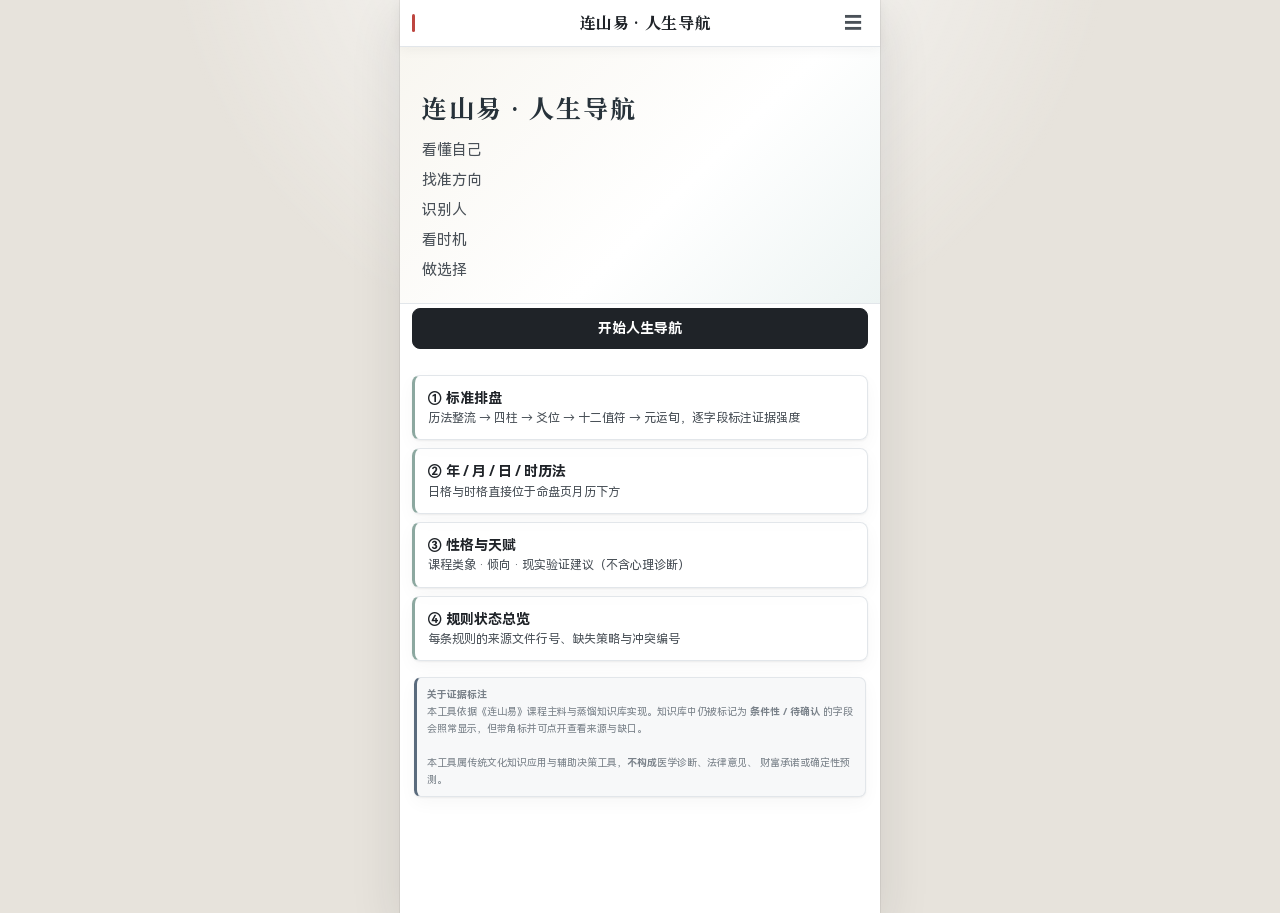
<file: index.html>
﻿<!DOCTYPE html>
<html lang="zh-CN">
<head>
<meta charset="UTF-8">
<meta name="viewport" content="width=device-width, initial-scale=1.0, viewport-fit=cover">
<meta name="color-scheme" content="light">
<link rel="icon" href="assets/favicon.svg" type="image/svg+xml">
<title>连山易 · 人生导航</title>
<link rel="stylesheet" href="assets/css/fonts.css">
<link rel="stylesheet" href="assets/css/base.css">
<link rel="stylesheet" href="assets/css/components.css">
</head>
<body>
<div class="shell">

  <div class="topbar">
    <span style="width:30px"></span>
    <h1>连山易 · 人生导航</h1>
    <button class="act" id="btnArchives" aria-label="档案" title="档案">☰</button>
  </div>

  <div class="content">
    <div class="hero">
      <div class="brand bazi">连山易 · 人生导航</div>
      <div class="sub">
        <span>看懂自己</span>
        <span>找准方向</span>
        <span>识别人</span>
        <span>看时机</span>
        <span>做选择</span>
      </div>
    </div>

    <div class="actions" style="padding-top:4px">
      <a class="btn btn-primary" href="profile.html">开始人生导航</a>
    </div>

    <ul class="feature-list">
      <li><b>① 标准排盘</b>历法整流 → 四柱 → 爻位 → 十二值符 → 元运旬，逐字段标注证据强度</li>
      <li><b>② 年 / 月 / 日 / 时历法</b>日格与时格直接位于命盘页月历下方</li>
      <li><b>③ 性格与天赋</b>课程类象 · 倾向 · 现实验证建议（不含心理诊断）</li>
      <li><b>④ 规则状态总览</b>每条规则的来源文件行号、缺失策略与冲突编号</li>
    </ul>

    <div class="safety" style="margin-bottom:20px">
      <b>关于证据标注</b><br>
      本工具依据《连山易》课程主料与蒸馏知识库实现。知识库中仍被标记为
      <b>条件性 / 待确认</b> 的字段会照常显示，但带角标并可点开查看来源与缺口。
      <br><br>
      本工具属传统文化知识应用与辅助决策工具，<b>不构成</b>医学诊断、法律意见、
      财富承诺或确定性预测。
    </div>
  </div>
</div>

<script src="assets/js/ui/store.js"></script>
<script>
(function () {
  document.getElementById('btnArchives').addEventListener('click', function () {
    location.href = 'archives.html';
  });
})();
</script>
</body>
</html>
</file>
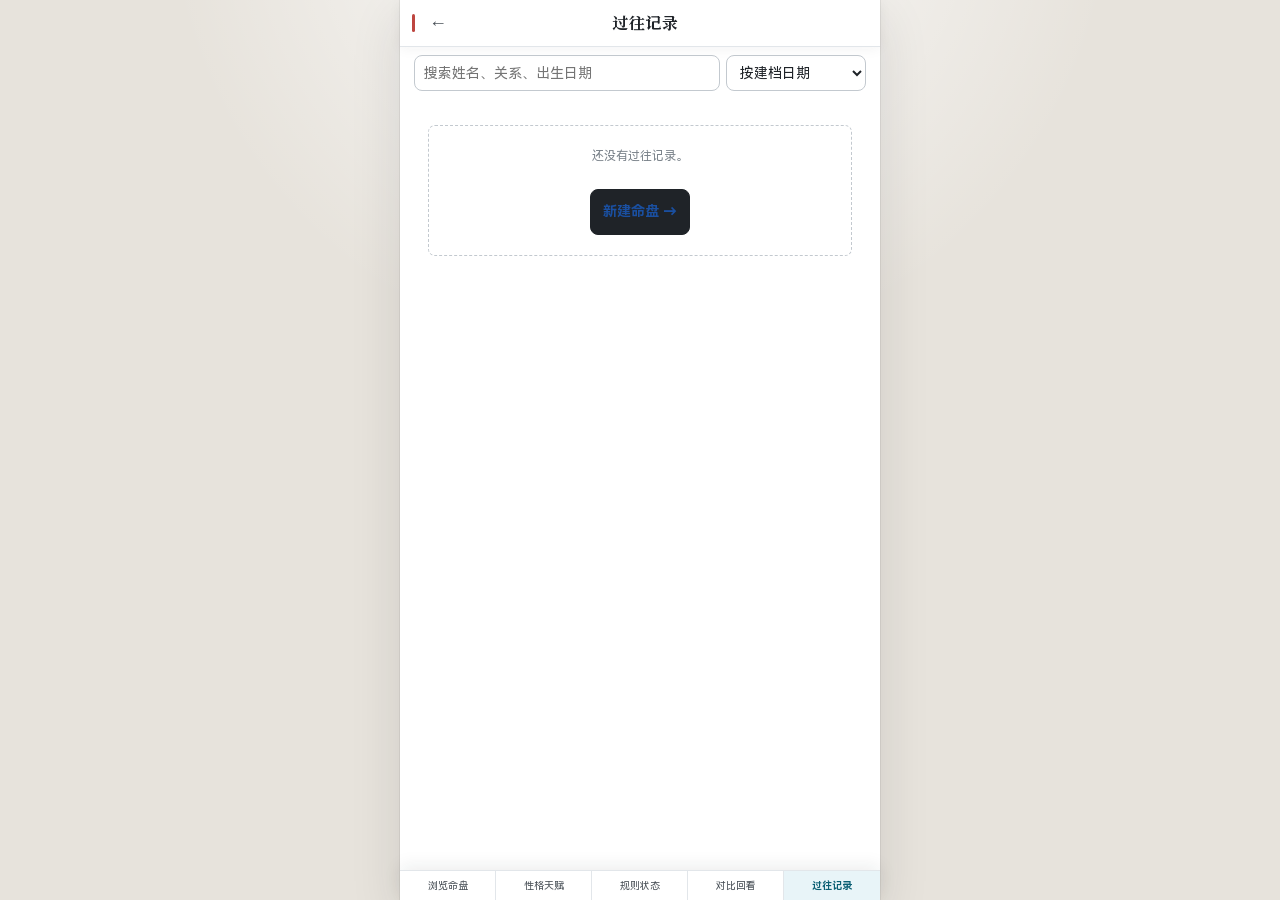
<file: archives.html>
<!DOCTYPE html>
<html lang="zh-CN">
<head>
<meta charset="UTF-8">
<meta name="viewport" content="width=device-width, initial-scale=1.0, viewport-fit=cover">
<meta name="color-scheme" content="light">
<link rel="icon" href="assets/favicon.svg" type="image/svg+xml">
<title>连山易工具 · 过往记录</title>
<link rel="stylesheet" href="assets/css/fonts.css">
<link rel="stylesheet" href="assets/css/base.css">
<link rel="stylesheet" href="assets/css/components.css">
<style>
  .archive-tools { display:grid; grid-template-columns:1fr 140px; gap:6px; padding:8px 14px 2px; }
  .archive-tools input, .archive-tools select { width:100%; border:1px solid var(--line); border-radius:8px; padding:7px 9px; background:var(--surface); color:var(--ink); font:inherit; }
  .archive-list { display:grid; gap:6px; padding:8px 14px 18px; }
  .archive-card { border:1px solid var(--line); border-radius:8px; background:var(--surface); padding:7px 9px; }
  .archive-card.current { border-color:#c48a1a; box-shadow:inset 3px 0 0 #c48a1a; }
  .archive-card.rel-self { background:rgba(255, 218, 120, .18); }
  .archive-card.rel-family { background:rgba(241, 157, 173, .14); }
  .archive-card.rel-friend { background:rgba(177, 157, 224, .14); }
  .archive-card.rel-classmate { background:rgba(126, 190, 199, .14); }
  .archive-card.rel-work { background:rgba(139, 198, 157, .14); }
  .archive-card.rel-lead { background:rgba(239, 184, 116, .15); }
  .archive-card.rel-other { background:rgba(168, 178, 187, .10); }
  .archive-head { display:flex; align-items:baseline; justify-content:flex-start; flex-wrap:wrap; gap:3px 8px; }
  .archive-name { font-size:var(--fs-base); color:var(--ink); font-weight:700; }
  .archive-inline-meta { color:var(--ink-2); font-size:var(--fs-small); }
  .archive-relation { color:var(--jade); font-size:var(--fs-tiny); }
  .archive-meta { margin-top:3px; color:var(--ink-2); font-size:var(--fs-small); line-height:1.35; }
  .archive-meta .muted { color:var(--ink-3); }
  .archive-actions { margin-top:5px; display:flex; gap:6px; }
  .archive-open, .archive-edit, .archive-delete, .archive-save, .archive-cancel { padding:3px 8px; border:1px solid var(--line); border-radius:6px; background:var(--paper); color:var(--jade); font:inherit; cursor:pointer; }
  .archive-delete { color:#b33a36; }
  .archive-edit-row { display:flex; gap:5px; margin-top:5px; }
  .archive-edit-row input, .archive-edit-row select { min-width:0; flex:1; border:1px solid var(--line); border-radius:6px; padding:4px 6px; background:var(--paper); color:var(--ink); font:inherit; }
  .archive-save { color:#23734e; }
  .archive-open:hover, .archive-open:focus-visible { border-color:#7aa9c9; outline:none; }
</style>
</head>
<body>
<div class="shell">
  <div class="topbar">
    <button class="act" id="btnBack" aria-label="返回首页">←</button>
    <h1>过往记录</h1>
    <span style="width:30px"></span>
  </div>
  <main class="content">
    <div class="archive-tools">
      <input id="archiveSearch" type="search" placeholder="搜索姓名、关系、出生日期" aria-label="搜索历史档案">
      <select id="archiveSort" aria-label="历史档案排序">
        <option value="saved">按建档日期</option>
        <option value="relationship">按关系亲疏</option>
        <option value="name">按姓名</option>
      </select>
    </div>
    <div class="archive-list" id="archiveList"></div>
  </main>
  <nav class="tabbar" id="tabbar" data-nav="archives"></nav>
</div>
<script src="assets/js/ui/store.js"></script>
<script src="assets/js/ui/nav.js"></script>
<script>
(function () {
  'use strict';
  var LSY = window.LSY;
  LSY.nav.auto();
  document.getElementById('btnBack').addEventListener('click', function () { location.href = 'index.html'; });
  var esc = function (s) { return String(s == null ? '' : s).replace(/[&<>"']/g, function (c) {
    return ({ '&':'&amp;', '<':'&lt;', '>':'&gt;', '"':'&quot;', "'":'&#39;' })[c];
  }); };
  var pad = function (n) { return Number(n) < 10 ? '0' + Number(n) : String(n); };
  var records = [];
  var editingId = null;
  var relationOrder = ['本人', '配偶 / 伴侣', '子女', '父母', '兄弟姐妹', '家人', '家族', '亲戚', '亲密好友', '好友', '小学同学', '中学同学', '大学同学', '同学', '同事', '上级 / 领导', '下属', '客户', '合作伙伴', '其他'];
  function relationClass(label) {
    label = String(label || '');
    if (label === '本人') return 'rel-self';
    if (/家人|家族|父母|子女|兄弟|配偶|伴侣|亲戚/.test(label)) return 'rel-family';
    if (/好友/.test(label)) return 'rel-friend';
    if (/同学/.test(label)) return 'rel-classmate';
    if (/同事|客户|合作伙伴/.test(label)) return 'rel-work';
    if (/领导|上级|下属/.test(label)) return 'rel-lead';
    return 'rel-other';
  }
  function render(records) {
    if (records) window.records = records;
    var all = window.records || LSY.store.list();
    var query = document.getElementById('archiveSearch').value.trim().toLowerCase();
    var sort = document.getElementById('archiveSort').value;
    var list = all.filter(function (x) {
      if (!query) return true;
      var r = x.rawInput || {}, b = r.birthDate || {};
      return [x.name, r.relationship, b.year || r.year, b.month || r.month, b.day || r.day].join(' ').toLowerCase().indexOf(query) >= 0;
    }).slice().sort(function (a, b) {
      if (sort === 'relationship') return (relationOrder.indexOf((a.rawInput || {}).relationship) + 1 || 999) - (relationOrder.indexOf((b.rawInput || {}).relationship) + 1 || 999);
      if (sort === 'name') return String(a.name || '').localeCompare(String(b.name || ''), 'zh-CN');
      return String(b.savedAt).localeCompare(String(a.savedAt));
    });
    var current = LSY.store.currentId();
    var mount = document.getElementById('archiveList');
    if (!list.length) {
      mount.innerHTML = '<div class="empty">还没有过往记录。<br><br><a class="btn btn-primary" href="profile.html">新建命盘 →</a></div>';
      return;
    }
    mount.innerHTML = list.map(function (x) {
      var r = x.rawInput || {}, b = r.birthDate || {};
      var date = (b.year || r.year || '—') + '年' + (b.month || r.month || '—') + '月' + (b.day || r.day || '—') + '日';
      var relation = r.relationship || '未标记关系';
      var editOptions = relationOrder.map(function (label) {
        return '<option value="' + esc(label) + '"' + (label === relation ? ' selected' : '') + '>' + esc(label) + '</option>';
      }).join('');
      var edit = editingId === x.id
        ? '<div class="archive-edit-row"><input data-edit-name="' + esc(x.id) + '" value="' + esc(x.name || '未命名') + '" aria-label="修改姓名">'
          + '<select data-edit-relation="' + esc(x.id) + '" aria-label="修改关系标签">' + editOptions + '</select></div>'
          + '<div class="archive-actions"><button class="archive-save" data-save-id="' + esc(x.id) + '">保存</button><button class="archive-cancel" data-cancel-id="' + esc(x.id) + '">取消</button></div>'
        : '<div class="archive-actions"><button class="archive-open" data-id="' + esc(x.id) + '">打开命盘</button><button class="archive-edit" data-edit-id="' + esc(x.id) + '">编辑</button>'
          + '<button class="archive-delete" data-delete-id="' + esc(x.id) + '">删除</button>'
          + (x.id === current ? ' <span class="archive-relation">当前</span>' : '') + '</div>';
      return '<article class="archive-card ' + relationClass(relation) + (x.id === current ? ' current' : '') + '">'
        + '<div class="archive-head"><span class="archive-name">' + esc(x.name || '未命名') + '</span>'
        + '<span class="archive-inline-meta">' + esc(date) + ' · ' + esc(r.calendarType === 'lunar' ? '农历' : '公历') + ' · 建档于 ' + esc(new Date(x.savedAt).toLocaleDateString()) + '</span>'
        + '<span class="archive-relation">' + esc(relation) + '</span></div>' + edit + '</article>';
    }).join('');
  }
  document.getElementById('archiveList').addEventListener('click', function (e) {
    var edit = e.target.closest('button[data-edit-id]');
    if (edit) { editingId = edit.getAttribute('data-edit-id'); render(); return; }
    var cancel = e.target.closest('button[data-cancel-id]');
    if (cancel) { editingId = null; render(); return; }
    var save = e.target.closest('button[data-save-id]');
    if (save) {
      var id = save.getAttribute('data-save-id');
      var nameEl = document.querySelector('[data-edit-name="' + id + '"]');
      var relationEl = document.querySelector('[data-edit-relation="' + id + '"]');
      LSY.store.update(id, { name: nameEl ? nameEl.value : '', relationship: relationEl ? relationEl.value : '' });
      window.records = LSY.store.list(); editingId = null; render(); return;
    }
    var del = e.target.closest('button[data-delete-id]');
    if (del) {
      if (confirm('确定删除这条历史档案吗？删除后无法恢复。')) {
        LSY.store.remove(del.getAttribute('data-delete-id'));
        window.records = LSY.store.list();
        render();
      }
      return;
    }
    var b = e.target.closest('button[data-id]');
    if (!b) return;
    var record = LSY.store.list().filter(function (x) { return x.id === b.getAttribute('data-id'); })[0];
    if (record && LSY.store.setCurrentRecord) LSY.store.setCurrentRecord(record);
    else LSY.store.setCurrent(b.getAttribute('data-id'));
    location.href = 'chart.html';
  });
  document.getElementById('archiveSearch').addEventListener('input', function () { render(); });
  document.getElementById('archiveSort').addEventListener('change', function () { render(); });
  LSY.store.hydrate(render);
})();
</script>
</body>
</html>
</file>
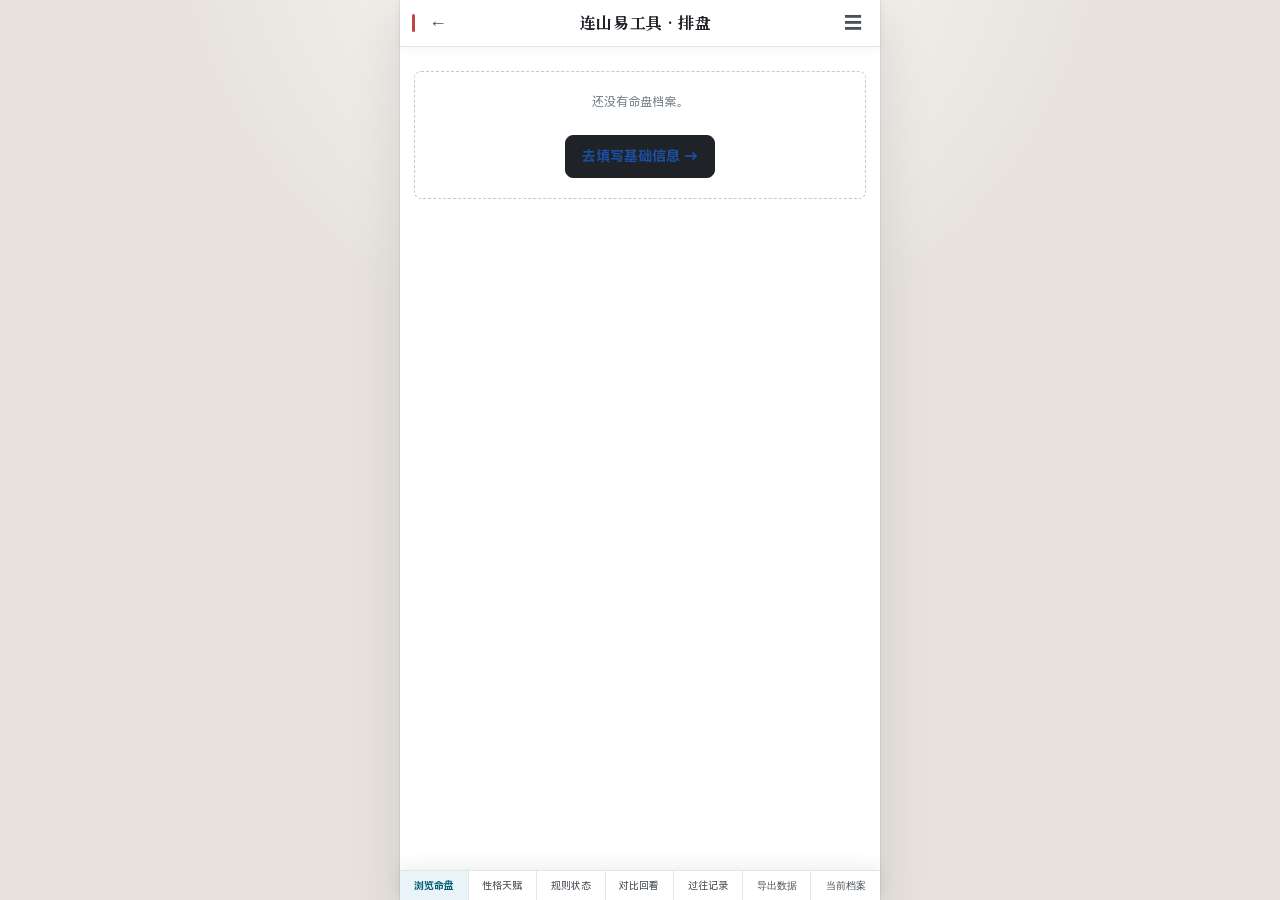
<file: chart.html>
<!DOCTYPE html>
<html lang="zh-CN">
<head>
<meta charset="UTF-8">
<meta name="viewport" content="width=device-width, initial-scale=1.0, viewport-fit=cover">
<meta name="color-scheme" content="light">
<link rel="icon" href="assets/favicon.svg" type="image/svg+xml">
<title>连山易工具 · 排盘</title>
<link rel="stylesheet" href="assets/css/fonts.css">
<link rel="stylesheet" href="assets/css/base.css">
<link rel="stylesheet" href="assets/css/components.css">
<style>
  .profile-context { margin:0 14px 6px; padding:7px 10px; border-left:3px solid #c48a1a; border-bottom:1px solid var(--line-soft); color:var(--ink); font-size:var(--fs-small); line-height:1.3; }
  .profile-context .context-label { color:var(--ink-3); margin-right:6px; }
  .profile-context .context-name { font-weight:700; }
  .profile-context .context-relation { margin-left:7px; color:var(--jade); font-size:var(--fs-tiny); }
</style>
</head>
<body>
<div class="shell">

  <div class="topbar">
    <button class="act" id="btnBack" aria-label="返回首页">←</button>
    <h1>连山易工具 · 排盘</h1>
    <button class="act" id="btnMode" aria-label="标注模式" title="切换标注模式">☰</button>
  </div>

  <div class="content">
    <div class="profile-context" id="profileContext" hidden></div>
    <div id="mount"></div>
  </div>

  <nav class="tabbar" id="tabbar" data-nav="chart"></nav>
</div>

<!-- ============ 依赖顺序：历法库 → 引擎 → UI ============ -->
<script src="assets/vendor/lunar.js"></script>
<script src="data/external/hexagram-64.js"></script>
<script src="data/external/bajing.js"></script>
<script src="data/external/zhouyi-text.js"></script>
<script src="data/calendar-markers.js"></script>
<script src="data/dst-ranges.js"></script>
<script src="assets/js/engine/dict-core.js"></script>
<script src="assets/js/engine/core.js"></script>
<script src="data/city-longitude.js"></script>
<script src="assets/js/engine/truesolar.js"></script>
<script src="assets/js/engine/calendar.js"></script>
<script src="assets/js/engine/formations.js"></script>
<script src="assets/js/engine/bajing-shiying.js"></script>
<script src="assets/js/engine/gua-najia.js"></script>
<script src="assets/js/engine/gua-engine.js"></script>
<script src="assets/js/engine/sanyuan-jiuyun.js"></script>
<script src="assets/js/engine/chart-engine.js"></script>
<script src="assets/js/ui/provenance.js"></script>
<script src="assets/js/ui/store.js"></script>
<script src="assets/js/ui/nav.js"></script>
<script src="assets/js/ui/render-calendar.js"></script>
<script src="assets/js/ui/render-chart.js"></script>
<script src="assets/js/ui/row-select.js"></script>

<script>
(function () {
  'use strict';
  var LSY = window.LSY;
  if (LSY && LSY.nav) {
    LSY.nav.auto({
      chart: [
        { label: '导出数据', act: 'export' },
        { label: '当前档案', act: 'cur' }
      ]
    });
  }
  LSY.pv.bindGlobal();
  LSY.pv.registerAll(LSY.data.core.meta);
  LSY.pv.setMode(localStorage.getItem('lsy.pvMode') || 'full');

  document.getElementById('btnMode').addEventListener('click', function () {
    var next = LSY.pv.getMode() === 'full' ? 'compact' : 'full';
    LSY.pv.setMode(next);
    localStorage.setItem('lsy.pvMode', next);
    this.title = next === 'full' ? '当前：完整标注' : '当前：精简标注';
  });
  document.getElementById('btnBack').addEventListener('click', function () { location.href = 'index.html'; });

  // ---------------------------------------------------------- 页面守卫
  var cur = LSY.store.guard({ analysisOnly: false });
  var mount = document.getElementById('mount');
  var context = document.getElementById('profileContext');

  function escText(value) { return LSY.pv.esc(String(value == null ? '' : value)); }

  if (!cur || !cur.chartData) {
    mount.innerHTML = '<div class="empty">还没有命盘档案。<br><br>'
      + '<a class="btn btn-primary" href="profile.html" style="display:inline-block;padding:8px 16px">去填写基础信息 →</a></div>';
    bar.innerHTML = '<span class="tag">未选择档案</span>';
    return;
  }

  var raw = cur.rawInput || {};
  var identity = cur.name || raw.name || '未命名档案';
  context.innerHTML = '<span class="context-label">当前档案</span><span class="context-name">'
    + escText(identity) + '</span>'
    + (raw.relationship ? '<span class="context-relation">' + escText(raw.relationship) + '</span>' : '');
  context.hidden = false;

  // ------------------------------------------------- 用当前引擎重算（不落旧快照）
  //   ⚠ 2026-09-12 修正：原实现只重算 boundary，却把**建档当时的 chartData 快照**
  //     拿去渲染 → 引擎修正（⑩ 卦象、真太阳时、八宫装卦、三元九运窗口…）对旧档案无效，
  //     表现为「⑩ 一直空着」。现改为整体重算并回灌档案（见 store.rebuild 注释）。
  var out = LSY.store.rebuild(cur) || {
    status: cur.status,
    boundary: (LSY.engine.chart.build(cur.rawInput || {}) || {}).boundary,
    chartData: cur.chartData
  };

  LSY.renderChart.render(mount, out);

  // ---------------------------------------------------------- 底部导航
  document.getElementById('tabbar').addEventListener('click', function (e) {
    var b = e.target.closest('button[data-act]');
    if (!b) return;
    var act = b.getAttribute('data-act');
    if (act === 'compare') {
      if (LSY.store.count() < 2) { alert('当前只有 1 个档案，无法对比。请到「基础信息」再建一个。'); return; }
      location.href = 'compare.html';
      return;
    }
    if (act === 'prev' || act === 'next') {
      var r = LSY.store.move(act === 'prev' ? -1 : 1);
      if (r) location.reload(); else alert('没有更多档案了。');
      return;
    }
    if (act === 'cur') location.reload();

    // 导出：chartData 全量 JSON + 字段状态清单
    if (act === 'export') {
      var payload = {
        exportedAt: new Date().toISOString(),
        tool: '连山易网页工具',
        profile: { name: cur.name, rawInput: cur.rawInput },
        boundaryStatus: out.status,
        fieldCounts: out.chartData.meta.fieldCounts,
        chartData: out.chartData
      };
      var blob = new Blob([JSON.stringify(payload, null, 2)], { type: 'application/json;charset=utf-8' });
      var a = document.createElement('a');
      a.href = URL.createObjectURL(blob);
      a.download = '连山易chartData_' + (cur.name || '未命名') + '.json';
      a.click();
      setTimeout(function () { URL.revokeObjectURL(a.href); }, 3000);
      return;
    }
  });
})();
</script>
</body>
</html>
</file>
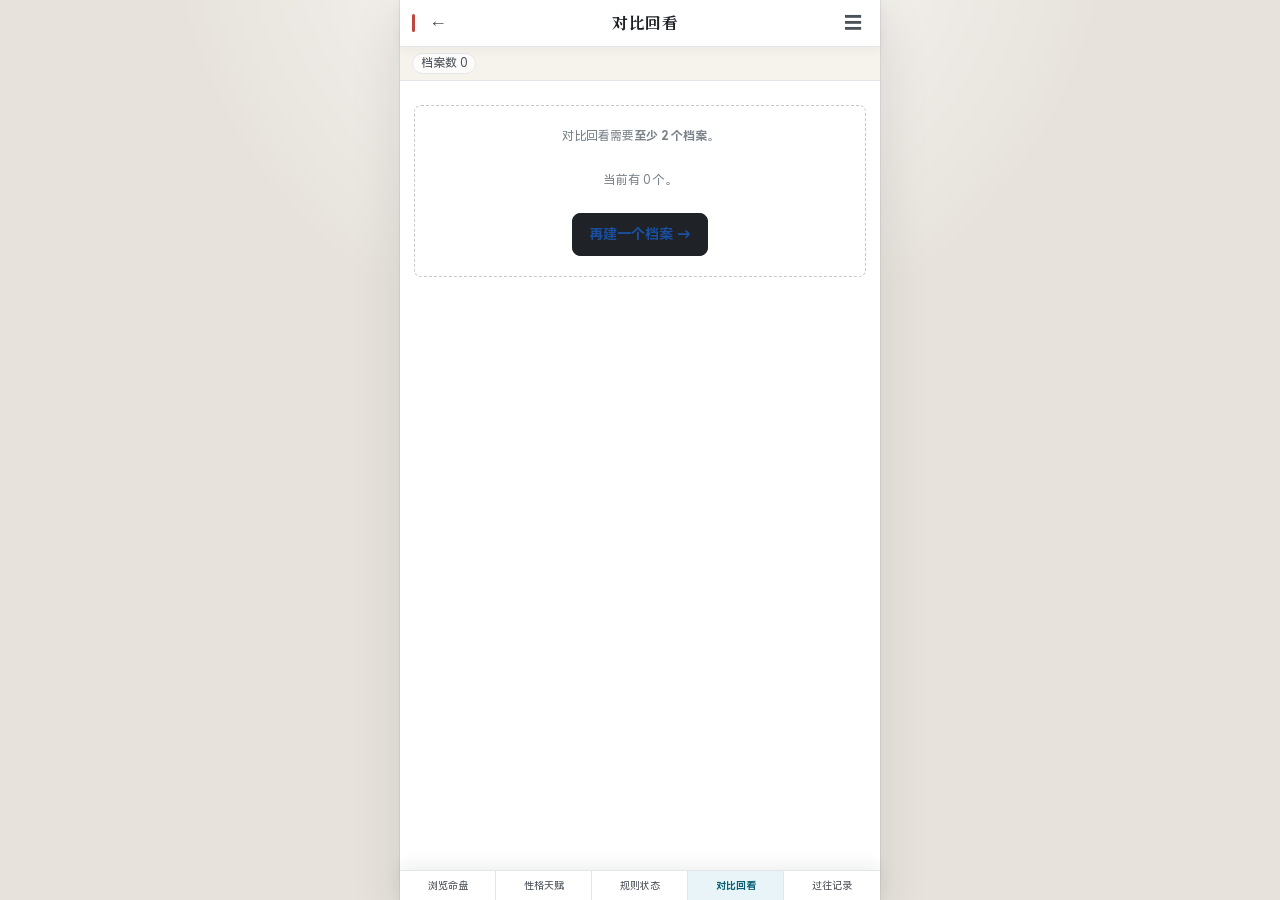
<file: compare.html>
<!DOCTYPE html>
<html lang="zh-CN">
<head>
<meta charset="UTF-8">
<meta name="viewport" content="width=device-width, initial-scale=1.0, viewport-fit=cover">
<meta name="color-scheme" content="light">
<link rel="icon" href="assets/favicon.svg" type="image/svg+xml">
<title>连山易 · 对比回看</title>
<link rel="stylesheet" href="assets/css/fonts.css">
<link rel="stylesheet" href="assets/css/base.css">
<link rel="stylesheet" href="assets/css/components.css">
<style>
  .cmp-pick { display: grid; grid-template-columns: 1fr 1fr; gap: 8px; margin: 10px 12px 0; }
  .cmp-pick .fld { margin: 0; }
  .cmp-pick select { width: 100%; }
  .cmp-sum { display: grid; grid-template-columns: repeat(5, 1fr); gap: 5px; margin: 10px 12px 4px; }
  .cmp-sum div { border: 1px solid var(--line-soft); border-radius: var(--radius); padding: 7px 4px; text-align: center; background: var(--surface); }
  .cmp-sum .n { font-size: 18px; font-weight: 700; line-height: 1.2; }
  .cmp-sum .t { font-size: var(--fs-tiny); color: var(--ink-3); }
  .cmp-tbl { width: 100%; border-collapse: collapse; font-size: var(--fs-small); table-layout: fixed; }
  .cmp-tbl th, .cmp-tbl td { border: 1px solid var(--line-soft); padding: 5px 6px; vertical-align: top; word-break: break-word; }
  .cmp-tbl th { background: var(--surface-3); font-size: var(--fs-tiny); color: var(--ink-2); position: sticky; top: 0; z-index: 2; }
  .cmp-tbl td.lb { background: var(--surface-2); color: var(--ink-2); width: 30%; }
  .cmp-tbl td.va, .cmp-tbl td.vb { width: 30%; font-family: "Songti SC","SimSun",serif; font-size: 15px; }
  .cmp-tbl td.vd { width: 10%; text-align: center; font-size: var(--fs-tiny); }
  .cmp-tbl tr.same td.va, .cmp-tbl tr.same td.vb { color: var(--ink-3); }
  .cmp-tbl tr.diff td.va, .cmp-tbl tr.diff td.vb { background: #fffbe6; font-weight: 700; color: var(--ink); }
  .cmp-tbl tr.pending td { color: var(--ev-pending); }
  .cmp-tbl tr.blocked td { color: var(--ev-pending); }
  .cmp-tbl tr.missing td { color: var(--ink-3); }
  .cmp-grp td { background: var(--surface-3) !important; font-weight: 700; color: var(--ink) !important; font-size: var(--fs-tiny); letter-spacing: .06em; }
  .cmp-tag { display: inline-block; padding: 0 5px; border-radius: 8px; font-size: 9px; border: 1px solid; }
  .cmp-tag.same { color: var(--ink-3); border-color: var(--line); }
  .cmp-tag.diff { color: var(--ev-conditional); border-color: var(--ev-conditional); background: var(--ev-bg-conditional); }
  .cmp-tag.pending { color: var(--ev-pending); border-color: var(--ev-pending); background: var(--ev-bg-pending); }
  .cmp-tag.blocked { color: var(--ev-pending); border-color: var(--ev-pending); background: var(--ev-bg-pending); }
  .cmp-tag.missing { color: var(--ink-3); border-color: var(--line-soft); }
  .cmp-acts { display: flex; gap: 8px; margin: 10px 12px 0; }
  .cmp-acts .btn { font-size: var(--fs-small); padding: 7px 10px; }
</style>
</head>
<body>
<div class="shell">

  <div class="topbar">
    <button class="act" id="btnBack" aria-label="返回">←</button>
    <h1>对比回看</h1>
    <button class="act" id="btnMode" aria-label="标注模式" title="切换标注模式">☰</button>
  </div>

  <div class="profile-bar" id="profileBar"></div>

  <div class="content" id="mount"></div>

  <nav class="tabbar" data-nav="compare"></nav>
</div>

<script src="assets/vendor/lunar.js"></script>
<script src="data/external/hexagram-64.js"></script>
<script src="data/external/bajing.js"></script>
<script src="data/external/zhouyi-text.js"></script>
<script src="assets/js/engine/dict-core.js"></script>
<script src="assets/js/engine/dict-talent.js"></script>
<script src="assets/js/engine/core.js"></script>
<script src="data/dst-ranges.js"></script>
<script src="data/city-longitude.js"></script>
<script src="assets/js/engine/truesolar.js"></script>
<script src="assets/js/engine/calendar.js"></script>
<script src="assets/js/engine/formations.js"></script>
<script src="assets/js/engine/bajing-shiying.js"></script>
<script src="assets/js/engine/gua-najia.js"></script>
<script src="assets/js/engine/gua-engine.js"></script>
<script src="assets/js/engine/chart-engine.js"></script>
<script src="assets/js/engine/talent-engine.js"></script>
<script src="assets/js/engine/sanyuan-jiuyun.js"></script>
<script src="assets/js/engine/compare-engine.js"></script>
<script src="assets/js/ui/provenance.js"></script>
<script src="assets/js/ui/store.js"></script>
<script src="assets/js/ui/nav.js"></script>

<script>
(function () {
  'use strict';
  if (window.LSY && window.LSY.nav) window.LSY.nav.auto();
  var LSY = window.LSY, P = LSY.pv, esc = P.esc;
  P.bindGlobal();
  P.registerAll(LSY.data.core.meta);
  P.setMode(localStorage.getItem('lsy.pvMode') || 'full');

  document.getElementById('btnMode').addEventListener('click', function () {
    var next = P.getMode() === 'full' ? 'compact' : 'full';
    P.setMode(next); localStorage.setItem('lsy.pvMode', next);
  });
  document.getElementById('btnBack').addEventListener('click', function () { location.href = 'chart.html'; });

  var mount = document.getElementById('mount');
  var bar = document.getElementById('profileBar');
  var list = LSY.store.list();

  if (list.length < 2) {
    bar.innerHTML = '<span class="tag">档案数 ' + list.length + '</span>';
    mount.innerHTML = '<div class="empty">对比回看需要<b>至少 2 个档案</b>。<br><br>'
      + '当前有 ' + list.length + ' 个。<br><br>'
      + '<a class="btn btn-primary" href="profile.html" style="display:inline-block;padding:8px 16px">再建一个档案 →</a></div>';
    return;
  }

  // ------------------------------------------------------------ 选择器
  var optsHtml = list.map(function (x, i) {
    var r = x.rawInput || {}, b = r.birthDate || { year: r.year, month: r.month, day: r.day };
    var label = (x.name || '未命名') + ' · ' + (b.year || '') + '-' + (b.month || '') + '-' + (b.day || '');
    return '<option value="' + i + '">' + esc(label) + '</option>';
  }).join('');

  var curIdx = LSY.store.indexOfCurrent();
  var aIdx = curIdx >= 0 ? curIdx : 0;
  var bIdx = (aIdx === 0) ? 1 : 0;

  var picker = document.createElement('div');
  picker.innerHTML = '<div class="cmp-pick">'
    + '<div class="field"><label>档案 A</label><select id="selA">' + optsHtml + '</select></div>'
    + '<div class="field"><label>档案 B</label><select id="selB">' + optsHtml + '</select></div>'
    + '</div>'
    + '<div class="cmp-acts">'
    + '<button class="btn btn-primary" id="btnRun">对比</button>'
    + '<button class="btn" id="btnSwap">交换 A/B</button>'
    + '<button class="btn" id="btnCsv">导出 CSV</button>'
    + '</div>'
    + '<div id="cmpBody"></div>';
  mount.appendChild(picker);

  document.getElementById('selA').value = String(aIdx);
  document.getElementById('selB').value = String(bIdx);
  document.getElementById('btnSwap').addEventListener('click', function () {
    var a = document.getElementById('selA').value;
    document.getElementById('selA').value = document.getElementById('selB').value;
    document.getElementById('selB').value = a;
    run();
  });
  document.getElementById('btnRun').addEventListener('click', run);

  var lastResult = null;
  run();

  // ------------------------------------------------------------ 渲染
  function run() {
    var ia = Number(document.getElementById('selA').value);
    var ib = Number(document.getElementById('selB').value);
    var A = list[ia], B = list[ib];

    if (ia === ib) {
      document.getElementById('cmpBody').innerHTML =
        '<div class="empty">A 与 B 是同一个档案，请换一个再对比。</div>';
      lastResult = null;
      return;
    }
    // 与 chart.html 同口径：对比前用**当前引擎**各自重算
    //   （否则拿两份不同时期快照对比，差异会混入引擎版本差 → 见 store.rebuild 注释）
    var RA = LSY.store.rebuild(A), RB = LSY.store.rebuild(B);
    var cdA = (RA && RA.chartData) || A.chartData;
    var cdB = (RB && RB.chartData) || B.chartData;

    if (!cdA || !cdB) {
      document.getElementById('cmpBody').innerHTML =
        '<div class="empty">其中一份档案缺少命盘数据，请回到基础信息重新生成。</div>';
      lastResult = null;
      return;
    }

    var res = LSY.engine.compare.compare(cdA, cdB, A, B);
    lastResult = res;

    bar.innerHTML = '<span class="tag">A：' + esc(A.name || '未命名') + '</span>'
      + '<span class="tag">B：' + esc(B.name || '未命名') + '</span>'
      + '<span class="tag">共 ' + list.length + ' 个档案</span>';

    var h = '<div class="cmp-sum">'
      + sumCell('相同', res.counts.same, 'var(--ink-2)')
      + sumCell('不同', res.counts.diff, 'var(--ev-conditional)')
      + sumCell('待确认', res.counts.pending, 'var(--ev-pending)')
      + sumCell('已阻断', res.counts.blocked, 'var(--ev-pending)')
      + sumCell('缺失', res.counts.missing, 'var(--ink-3)')
      + '</div>';

    h += '<div class="scroll-x" style="margin:0 12px"><table class="cmp-tbl">';
    h += '<thead><tr><th>字段</th><th>' + esc(res.nameA) + '</th><th>' + esc(res.nameB) + '</th><th>判定</th></tr></thead><tbody>';
    var lastGroup = null;
    res.rows.forEach(function (r) {
      if (r.group !== lastGroup) {
        h += '<tr class="cmp-grp"><td colspan="4">' + esc(r.group) + '</td></tr>';
        lastGroup = r.group;
      }
      var tag = { same: '相同', diff: '不同', pending: '待确认', blocked: '已阻断', missing: '缺失' }[r.verdict];
      h += '<tr class="' + r.verdict + '">'
        + '<td class="lb">' + esc(r.label) + '</td>'
        + '<td class="va">' + (r.a === null ? '<span style="color:var(--ink-3)">—</span>' : esc(r.a)) + '</td>'
        + '<td class="vb">' + (r.b === null ? '<span style="color:var(--ink-3)">—</span>' : esc(r.b)) + '</td>'
        + '<td class="vd"><span class="cmp-tag ' + r.verdict + '">' + tag + '</span></td>'
        + '</tr>';
    });
    h += '</tbody></table></div>';

    h += '<div class="safety" style="margin-bottom:60px">' + esc(res.disclaimer) + '</div>';

    document.getElementById('cmpBody').innerHTML = h;
  }

  function sumCell(t, n, color) {
    return '<div><div class="n" style="color:' + color + '">' + n + '</div><div class="t">' + t + '</div></div>';
  }

  // ------------------------------------------------------------ 导出 CSV
  document.getElementById('btnCsv').addEventListener('click', function () {
    if (!lastResult) { alert('请先完成一次对比。'); return; }
    var rows = [['分组', '字段', lastResult.nameA, lastResult.nameB, '判定']];
    lastResult.rows.forEach(function (r) {
      rows.push([r.group, r.label, r.a === null ? '' : r.a, r.b === null ? '' : r.b,
        { same: '相同', diff: '不同', pending: '待确认', blocked: '已阻断', missing: '缺失' }[r.verdict]]);
    });
    var csv = rows.map(function (r) {
      return r.map(function (c) { return '"' + String(c).replace(/"/g, '""') + '"'; }).join(',');
    }).join('\r\n');
    var blob = new Blob(['\uFEFF' + csv], { type: 'text/csv;charset=utf-8' });
    var a = document.createElement('a');
    a.href = URL.createObjectURL(blob);
    a.download = '连山易对比_' + lastResult.nameA + '_vs_' + lastResult.nameB + '.csv';
    a.click();
    setTimeout(function () { URL.revokeObjectURL(a.href); }, 3000);
  });
})();
</script>
</body>
</html>
</file>
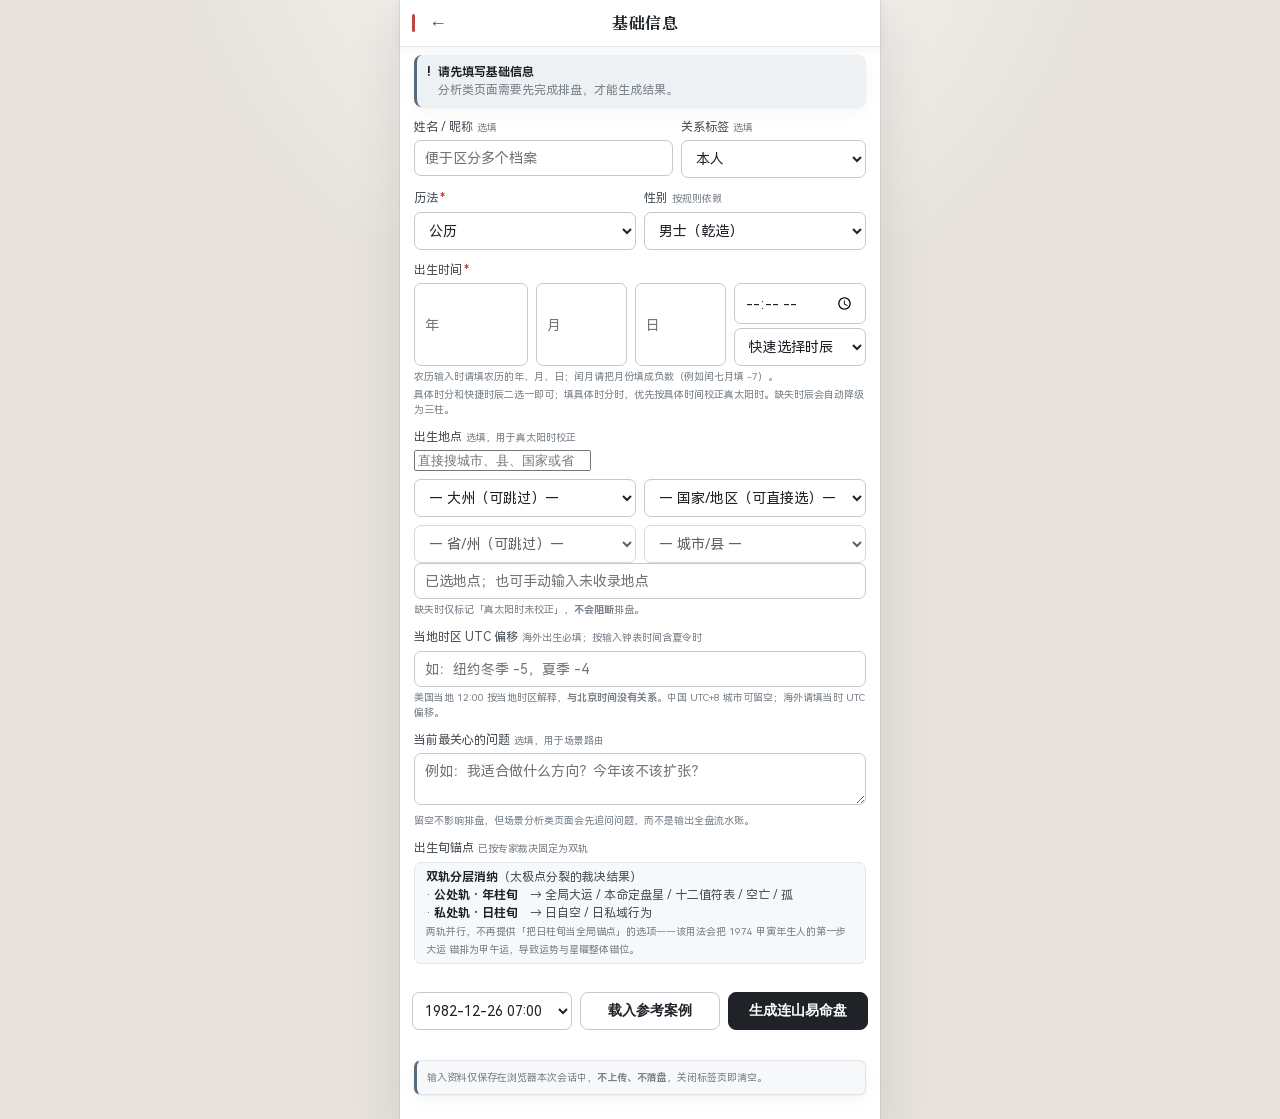
<file: profile.html>
<!DOCTYPE html>
<html lang="zh-CN">
<head>
<meta charset="UTF-8">
<meta name="viewport" content="width=device-width, initial-scale=1.0, viewport-fit=cover">
<meta name="color-scheme" content="light">
<link rel="icon" href="assets/favicon.svg" type="image/svg+xml">
<title>连山易工具 · 基础信息</title>
<link rel="stylesheet" href="assets/css/fonts.css">
<link rel="stylesheet" href="assets/css/base.css">
<link rel="stylesheet" href="assets/css/components.css">
<style>
  .place-selects { display:grid; grid-template-columns:repeat(2,minmax(0,1fr)); gap:8px; }
  .place-search-wrap { position:relative; margin-bottom:8px; }
  .place-search-results { position:absolute; z-index:5; left:0; right:0; top:calc(100% + 3px); padding:4px; border:1px solid var(--line); border-radius:10px; background:var(--paper); box-shadow:0 8px 22px rgba(20,20,20,.12); }
  .place-search-results button { display:block; width:100%; padding:9px 10px; border:0; border-radius:7px; background:transparent; color:var(--ink); text-align:left; cursor:pointer; font:inherit; }
  .place-search-results button:hover, .place-search-results button:focus-visible { background:var(--jade-pale); outline:none; }
  #fReferenceCase { flex:1.25; min-width:0; border:1px solid var(--line); border-radius:var(--radius); padding:9px 8px; font:inherit; background:var(--surface); color:var(--ink); }
  .time-cell { display:grid; gap:4px; }
  @media (max-width:520px) { .place-selects { grid-template-columns:1fr; } }
</style>
</head>
<body>
<div class="shell">

  <div class="topbar">
    <button class="act" id="btnBack" aria-label="返回">←</button>
    <h1>基础信息</h1>
    <span style="width:30px"></span>
  </div>

  <div class="content" style="padding-bottom:24px">

    <div class="status-banner status-warn" id="needBanner" hidden>
      <span class="ico">!</span>
      <div class="bd"><b>请先填写基础信息</b>
        <div class="sup">分析类页面需要先完成排盘，才能生成结果。</div>
      </div>
    </div>

    <div class="row2" style="grid-template-columns:1.4fr 1fr">
      <div class="field">
        <label>姓名 / 昵称<span class="opt">选填</span></label>
        <input type="text" id="fName" placeholder="便于区分多个档案" autocomplete="off">
      </div>
      <div class="field">
        <label>关系标签<span class="opt">选填</span></label>
        <select id="fRelationship" aria-label="关系标签"></select>
      </div>
    </div>

    <div class="row2">
      <div class="field">
        <label>历法<span class="req">*</span></label>
        <select id="fCalType">
          <option value="solar">公历</option>
          <option value="lunar">农历</option>
        </select>
      </div>
      <div class="field">
        <label>性别<span class="opt">按规则依赖</span></label>
        <select id="fGender">
          <option value="">不提供</option>
          <option value="乾造" selected>男士（乾造）</option>
          <option value="坤造">女士（坤造）</option>
        </select>
      </div>
    </div>

    <div class="field">
      <label>出生时间<span class="req">*</span></label>
      <div class="row2" style="margin:0;grid-template-columns:1.25fr 1fr 1fr 1.45fr">
        <input type="number" id="fYear" placeholder="年" min="1901" max="2100" inputmode="numeric">
        <input type="number" id="fMonth" placeholder="月" min="1" max="12" inputmode="numeric">
        <input type="number" id="fDay" placeholder="日" min="1" max="31" inputmode="numeric">
        <div class="time-cell">
          <input type="time" id="fExactTime" step="60" aria-label="具体出生时间" placeholder="时:分">
          <select id="fTime" aria-label="快速选择出生时辰">
            <option value="">快速选择时辰</option>
          </select>
        </div>
      </div>
      <div class="hint">农历输入时请填农历的年、月、日；闰月请把月份填成负数（例如闰七月填 -7）。</div>
      <div class="hint">具体时分和快捷时辰二选一即可；填具体时分时，优先按具体时间校正真太阳时。缺失时辰会自动降级为三柱。</div>
    </div>

    <div class="field">
      <label>出生地点<span class="opt">选填，用于真太阳时校正</span></label>
      <div class="place-search-wrap">
        <input type="search" id="fPlaceSearch" placeholder="直接搜城市、县、国家或省/州" autocomplete="off" aria-label="直接搜索出生地点">
        <div id="placeSearchResults" class="place-search-results" role="listbox" hidden></div>
      </div>
      <div class="place-selects">
        <select id="fContinent"><option value="">— 大州（可跳过）—</option></select>
        <select id="fCountry"><option value="">— 国家/地区（可直接选）—</option></select>
        <select id="fRegion" disabled><option value="">— 省/州（可跳过）—</option></select>
        <select id="fCity" disabled><option value="">— 城市/县 —</option></select>
      </div>
      <input type="text" id="fPlace" placeholder="已选地点；也可手动输入未收录地点" autocomplete="off">
      <div class="hint" id="hintPlace">缺失时仅标记「真太阳时未校正」，<b>不会阻断</b>排盘。</div>
    </div>

    <div class="field">
      <label>当地时区 UTC 偏移<span class="opt">海外出生必填；按输入钟表时间含夏令时</span></label>
      <input type="number" id="fTimezone" step="0.5" min="-12" max="14" placeholder="如：纽约冬季 -5，夏季 -4">
      <div class="hint">美国当地 12:00 按当地时区解释，<b>与北京时间没有关系</b>。中国 UTC+8 城市可留空；海外请填当时 UTC 偏移。</div>
    </div>

    <div class="field">
      <label>当前最关心的问题<span class="opt">选填，用于场景路由</span></label>
      <textarea id="fQuestion" rows="2" placeholder="例如：我适合做什么方向？今年该不该扩张？"></textarea>
      <div class="hint">留空不影响排盘，但场景分析类页面会先追问问题，而不是输出全盘流水账。</div>
    </div>

    <div class="field">
      <label>出生旬锚点<span class="opt">已按专家裁决固定为双轨</span></label>
      <div class="note-box" style="margin:0">
        <b>双轨分层消纳</b>（太极点分裂的裁决结果）<br>
        · <b>公处轨 · 年柱旬</b>　→ 全局大运 / 本命定盘星 / 十二值符表 / 空亡 / 孤<br>
        · <b>私处轨 · 日柱旬</b>　→ 日自空 / 日私域行为<br>
        <span style="color:var(--ink-3);font-size:var(--fs-tiny)">
          两轨并行，不再提供「把日柱旬当全局锚点」的选项——该用法会把 1974 甲寅年生人的第一步大运
          错排为甲午运，导致运势与星曜整体错位。
        </span>
      </div>
    </div>

    <div class="actions" style="margin-top:18px">
      <select id="fReferenceCase" aria-label="选择参考案例">
        <option value="1982">1982-12-26 07:00（辰时）</option>
        <option value="1962">1962-06-28 13:00（未时）</option>
      </select>
      <button class="btn" id="btnDemo">载入参考案例</button>
      <button class="btn btn-primary" id="btnBuild">生成连山易命盘</button>
    </div>

    <div id="gateBox" style="margin:0 12px 20px"></div>

    <div class="safety">
      输入资料仅保存在浏览器本次会话中，<b>不上传、不落盘</b>，关闭标签页即清空。
    </div>
  </div>
</div>

<script src="assets/vendor/lunar.js"></script>
<script src="data/dst-ranges.js"></script>
<script src="assets/js/engine/dict-core.js"></script>
<script src="assets/js/engine/core.js"></script>
<script src="data/city-longitude.js"></script>
<script src="data/birth-places.js"></script>
<script src="assets/js/engine/truesolar.js"></script>
<script src="assets/js/engine/calendar.js"></script>
<script src="assets/js/engine/chart-engine.js"></script>
<script src="assets/js/ui/provenance.js"></script>
<script src="assets/js/ui/store.js"></script>

<script>
(function () {
  'use strict';
  var LSY = window.LSY;

  LSY.pv.bindGlobal();
  LSY.pv.registerAll(LSY.data.core.meta);
  LSY.pv.setMode(localStorage.getItem('lsy.pvMode') || 'full');

  if (LSY.store.qs('need')) document.getElementById('needBanner').hidden = false;

  // ---------------------------------------------------------- 时辰选项
  var ZHI = LSY.data.core.ZHI;
  var sel = document.getElementById('fTime');
  ZHI.forEach(function (z, i) {
    var start = (i * 2 + 23) % 24, nextStart = (i * 2 + 23 + 2) % 24;
    var end = nextStart === 0 ? 23 : nextStart - 1;
    var p = function (n) { return n < 10 ? '0' + n : String(n); };
    var o = document.createElement('option');
    o.value = String(start);
    o.textContent = z + '时　' + p(start) + ':00 - ' + p(end) + ':59';
    sel.appendChild(o);
  });

  var relSel = document.getElementById('fRelationship');
  ['本人', '配偶 / 伴侣', '子女', '父母', '兄弟姐妹', '家人', '家族', '亲戚',
    '亲密好友', '好友', '小学同学', '中学同学', '大学同学', '同学', '同事',
    '上级 / 领导', '下属', '客户', '合作伙伴', '其他'].forEach(function (label, i) {
    var o = document.createElement('option');
    o.value = label; o.textContent = label;
    if (i === 0) o.selected = true;
    relSel.appendChild(o);
  });

  // ---------------------------------------------------------- 出生地点分级选择
  // 目录是输入辅助数据，不是连山易规则；最终仍把城市名交给原有经度解析器。
  (function () {
    var BP = LSY.data.birthPlaces;
    var continent = document.getElementById('fContinent');
    var country = document.getElementById('fCountry');
    var region = document.getElementById('fRegion');
    var city = document.getElementById('fCity');
    var place = document.getElementById('fPlace');
    var search = document.getElementById('fPlaceSearch');
    var results = document.getElementById('placeSearchResults');
    var fill = function (el, values, empty) {
      el.innerHTML = '<option value="">' + empty + '</option>';
      values.forEach(function (v) {
        var o = document.createElement('option'); o.value = v; o.textContent = v; el.appendChild(o);
      });
      el.disabled = values.length === 0;
    };
    var findContinent = function (name) {
      return BP.continents().filter(function (c) { return BP.countries(c).indexOf(name) >= 0; })[0] || '';
    };
    fill(continent, BP.continents(), '— 大州（可跳过）—');
    fill(country, BP.countries(), '— 国家/地区（可直接选）—');
    continent.addEventListener('change', function () {
      fill(country, BP.countries(continent.value), '— 国家/地区（可直接选）—');
      fill(region, [], '— 省/州（可跳过）—'); fill(city, [], '— 城市/县 —');
      place.value = '';
      place.dispatchEvent(new Event('input'));
    });
    country.addEventListener('change', function () {
      var c = continent.value || findContinent(country.value);
      if (!continent.value) continent.value = c;
      fill(region, BP.regions(c, country.value), '— 省/州（可跳过）—');
      fill(city, [], '— 城市/县 —');
      place.value = '';
      place.dispatchEvent(new Event('input'));
    });
    region.addEventListener('change', function () {
      var c = continent.value || findContinent(country.value);
      fill(city, BP.places(c, country.value, region.value), '— 城市/县 —');
      place.value = ''; place.dispatchEvent(new Event('input'));
    });
    city.addEventListener('change', function () {
      if (city.value) {
        place.value = city.value;
        search.value = city.value;
        place.dispatchEvent(new Event('input'));
      }
    });
    search.addEventListener('input', function () {
      var q = search.value.trim(); results.innerHTML = '';
      var found = BP.search(q);
      if (!q || !found.length) { results.hidden = true; return; }
      found.forEach(function (r) {
        var b = document.createElement('button'); b.type = 'button'; b.setAttribute('role', 'option');
        b.textContent = (r.kind === 'place' ? r.place : (r.kind === 'region' ? r.region : r.country))
          + '　·　' + r.country + (r.region ? ' / ' + r.region : '') + (r.kind === 'country' ? ' / 可继续选择省州' : '');
        b.addEventListener('click', function () {
          continent.value = r.continent;
          fill(country, BP.countries(r.continent), '— 国家/地区（可直接选）—'); country.value = r.country;
          fill(region, BP.regions(r.continent, r.country), '— 省/州（可跳过）—'); region.value = r.region || '';
          fill(city, [], '— 城市/县 —');
          if (r.kind === 'place') {
            fill(city, BP.places(r.continent, r.country, r.region), '— 城市/县 —'); city.value = r.place;
          }
          place.value = r.place || ''; search.value = r.place || r.region || r.country; results.hidden = true;
          place.dispatchEvent(new Event('input'));
        });
        results.appendChild(b);
      });
      results.hidden = false;
    });
    search.addEventListener('keydown', function (e) {
      if (e.key === 'Enter') { var first = results.querySelector('button'); if (first && !results.hidden) { e.preventDefault(); first.click(); } }
    });
  })();

  document.getElementById('btnBack').addEventListener('click', function () { location.href = 'index.html'; });

  // ---------------------------------------------------------- 参考案例：保留两张八字参考盘（附图 2 / 3）
  var REFERENCE_CASES = {
    '1982': { name: '参考案例（1982 乾造）', year: 1982, month: 12, day: 26, hour: '7' },
    '1962': { name: '参考案例（1962）', year: 1962, month: 6, day: 28, hour: '13' }
  };
  document.getElementById('btnDemo').addEventListener('click', function () {
    var c = REFERENCE_CASES[document.getElementById('fReferenceCase').value] || REFERENCE_CASES['1982'];
    document.getElementById('fName').value = c.name;
    document.getElementById('fRelationship').value = '本人';
    document.getElementById('fCalType').value = 'solar';
    document.getElementById('fGender').value = '乾造';
    document.getElementById('fYear').value = c.year;
    document.getElementById('fMonth').value = c.month;
    document.getElementById('fDay').value = c.day;
    document.getElementById('fTime').value = c.hour;
    document.getElementById('fExactTime').value = '';
    document.getElementById('fPlace').value = '';
    document.getElementById('fPlaceSearch').value = '';
    document.getElementById('fTimezone').value = '';
    document.getElementById('fQuestion').value = '';
    document.getElementById('fPlace').dispatchEvent(new Event('input'));
  });

  // ------------------------------------------------- 出生地 → 经度 实时回显
  //   真太阳时公式（语料 S3:119）以 120°E 为基准，须先把出生地解析为经度。
  //   此处即时告诉使用者「识别到了什么」，避免填了城市名却静默不校正。
  (function () {
    var el = document.getElementById('fPlace');
    var hint = document.getElementById('hintPlace');
    var DEFAULT = '缺失时仅标记「真太阳时未校正」，<b>不会阻断</b>排盘。';
    function refresh() {
      var t = el.value.trim();
      if (!t) { hint.innerHTML = DEFAULT; hint.style.color = ''; return; }
      var r = LSY.engine.calendar.resolveLongitude({ place: t });
      if (!r) {
        hint.innerHTML = '⚠ 未识别「' + t.replace(/</g, '&lt;') + '」——'
          + '请填城市名（如「杭州」「浙江省杭州市」）或直接填经度（如 <code>120.15</code>、<code>东经120.15</code>）。'
          + '留空或不识别时<b>不会阻断</b>排盘，仅标「真太阳时未校正」。';
        hint.style.color = 'var(--gold)';
        return;
      }
      var lonTxt = function (v) {
        var a = Math.round(Math.abs(v) * 100) / 100;
        return v >= 0 ? a + '°E' : a + '°W';
      };
      if (r.matched === 'explicit') {
        hint.innerHTML = '✓ 经度 ' + lonTxt(r.longitude) + '　经度时差 '
          + ((r.longitude - 120) * 4 >= 0 ? '+' : '−')
          + Math.abs(Math.round((r.longitude - 120) * 4 * 10) / 10) + ' 分钟（另有均时差 ±14~16 分钟）。';
      } else if (r.cst === false) {
        hint.innerHTML = '✓ 识别为「' + r.matched + '」(' + lonTxt(r.longitude) + ')，属于当地时区。'
          + '请填写当地 UTC 偏移；美国当地 12:00 不换算为北京时间。';
        hint.style.color = 'var(--gold)';
        return;
      } else {
        hint.innerHTML = '✓ 识别为「' + r.matched + '」' + lonTxt(r.longitude) + '　经度时差 '
          + ((r.longitude - 120) * 4 >= 0 ? '+' : '−')
          + Math.abs(Math.round((r.longitude - 120) * 4 * 10) / 10) + ' 分钟（另有均时差 ±14~16 分钟）。'
          + '日柱、时柱将按真太阳时刻判定。';
      }
      hint.style.color = '';
    }
    el.addEventListener('input', refresh);
    el.addEventListener('change', refresh);
    refresh();
  })();

  // ---------------------------------------------------------- 生成
  document.getElementById('btnBuild').addEventListener('click', function () {
    var input = collect();
    var box = document.getElementById('gateBox');

    // 先跑输入门控，把阻断理由显示出来（不是闷声失败）
    var gate = LSY.engine.chart.inputGate(input);
    if (gate.hardBlock) {
      box.innerHTML = renderGate(gate);
      return;
    }
    var out = LSY.engine.chart.build(input);
    if (out.status === 'INPUT_BLOCKED') {
      box.innerHTML = renderGate(gate);
      return;
    }

    LSY.store.save({
      name: input.name || '未命名',
      rawInput: input,
      status: out.status,
      chartData: out.chartData
    });
    location.href = 'chart.html';
  });

  function collect() {
    var cal = document.getElementById('fCalType').value;
    var place = document.getElementById('fPlace').value.trim();
    var num = function (id) { var v = document.getElementById(id).value; return v === '' ? null : Number(v); };
    var t = document.getElementById('fTime').value;
    var exact = document.getElementById('fExactTime').value;
    var exactParts = exact ? exact.split(':').map(Number) : null;
    var exactKnown = !!(exactParts && exactParts.length === 2
      && Number.isInteger(exactParts[0]) && Number.isInteger(exactParts[1]));
    return {
      name: document.getElementById('fName').value.trim(),
      relationship: document.getElementById('fRelationship').value || null,
      calendarType: cal,
      gender: document.getElementById('fGender').value || null,
      year: num('fYear'), month: num('fMonth'), day: num('fDay'),
      hour: exactKnown ? exactParts[0] : (t === '' ? null : Number(t)),
      minute: exactKnown ? exactParts[1] : 0,
      timePrecision: exactKnown ? 'minute' : (t === '' ? null : 'shichen'),
      shichen: t === '' ? null : LSY.engine.calendar.hourZhi(Number(t)),
      place: place || null,
      timezoneOffset: num('fTimezone'),
      question: document.getElementById('fQuestion').value.trim() || null,
      subjectType: 'self',
      // 旬锚点已按专家裁决固定为双轨（公处=年柱旬 / 私处=日柱旬），不再由用户选择
      xunAnchor: 'year',
      targetYear: new Date().getFullYear()
    };
  }

  function renderGate(gate) {
    var items = gate.blocked.map(function (b) {
      return '<li><b>' + b.id + '</b>　必须：' + b.must + '　<span class="sup">禁止：' + b.forbid + '</span></li>';
    }).join('');
    return '<div class="status-banner status-block"><span class="ico">✕</span><div class="bd">'
      + '<b>输入不完整，暂不能生成命盘</b><ul>' + items + '</ul>'
      + '<div class="sup">补齐后再次点击「生成连山易命盘」。</div></div></div>';
  }
})();
</script>
</body>
</html>
</file>
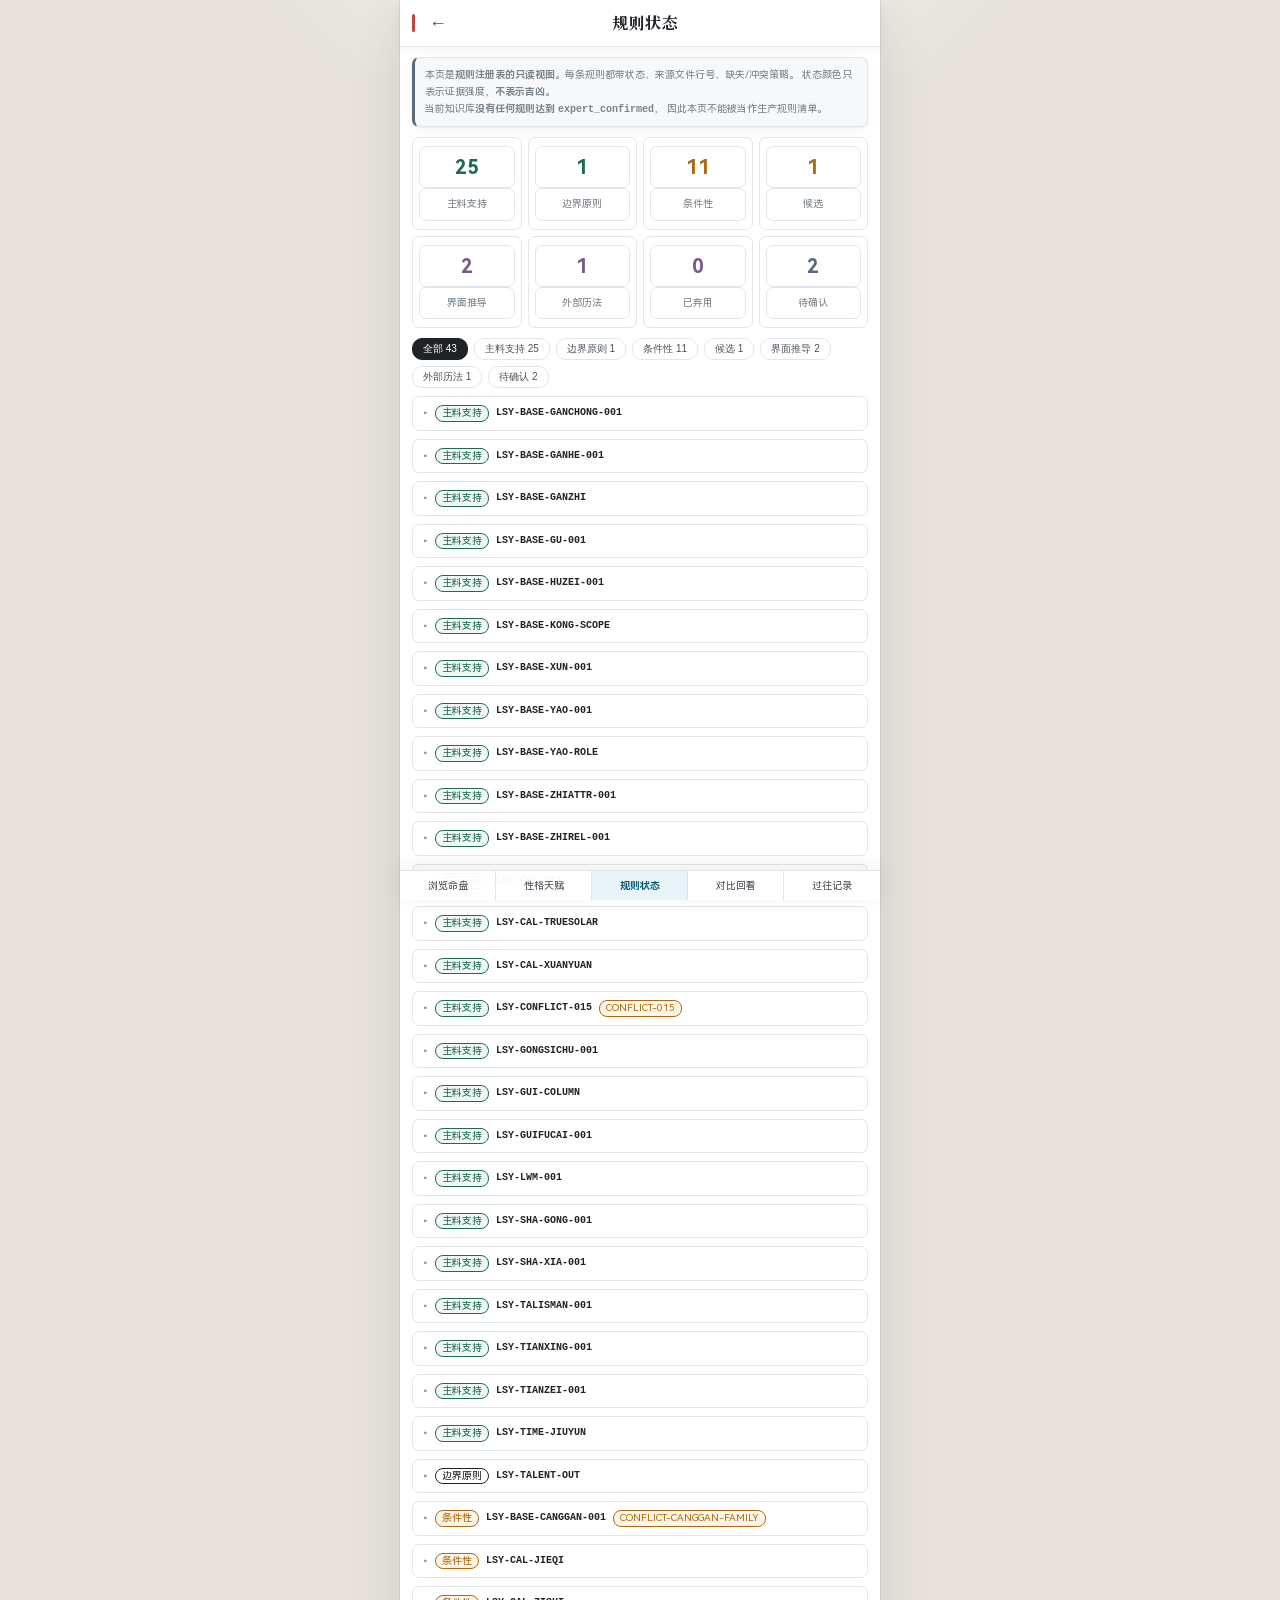
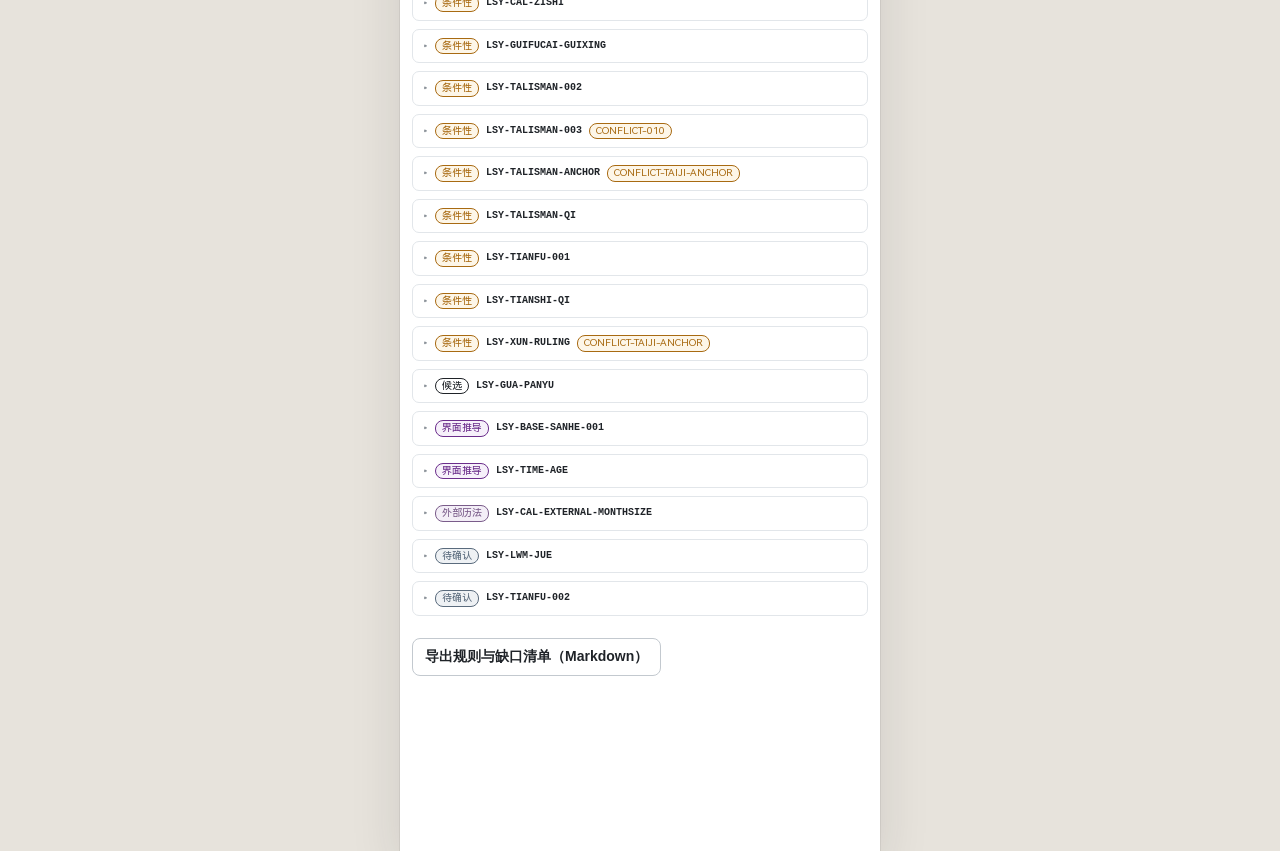
<file: rules.html>
<!DOCTYPE html>
<html lang="zh-CN">
<head>
<meta charset="UTF-8">
<meta name="viewport" content="width=device-width, initial-scale=1.0, viewport-fit=cover">
<meta name="color-scheme" content="light">
<link rel="icon" href="assets/favicon.svg" type="image/svg+xml">
<title>连山易 · 规则状态</title>
<link rel="stylesheet" href="assets/css/fonts.css">
<link rel="stylesheet" href="assets/css/base.css">
<link rel="stylesheet" href="assets/css/components.css">
<style>
  .r-wrap { padding: 0 12px 80px; }
  .r-sum { display: grid; grid-template-columns: repeat(4, 1fr); gap: 6px; margin: 10px 0 4px; }
  .r-sum div {
    border: 1px solid var(--line-soft); border-radius: var(--radius);
    padding: 8px 6px; text-align: center; background: var(--surface);
  }
  .r-sum .n { font-size: 20px; font-weight: 700; line-height: 1.2; }
  .r-sum .t { font-size: var(--fs-tiny); color: var(--ink-3); }
  .r-filter { display: flex; gap: 6px; margin: 10px 0 8px; flex-wrap: wrap; }
  .r-filter button {
    border: 1px solid var(--line-soft); background: var(--surface);
    border-radius: 10px; padding: 3px 10px; font-size: var(--fs-tiny);
    color: var(--ink-2); cursor: pointer;
  }
  .r-filter button.on { background: var(--ink); color: #fff; border-color: var(--ink); }
  .r-item {
    border: 1px solid var(--line-soft); border-radius: var(--radius);
    background: var(--surface); margin-bottom: 8px; overflow: hidden;
  }
  .r-item > summary {
    padding: 8px 10px; cursor: pointer; list-style: none;
    display: flex; align-items: center; gap: 7px; flex-wrap: wrap;
    font-size: var(--fs-small);
  }
  .r-item > summary::-webkit-details-marker { display: none; }
  .r-item > summary::before { content: '▸'; color: var(--ink-3); font-size: 10px; }
  .r-item[open] > summary::before { content: '▾'; }
  .r-item > summary code { font-size: var(--fs-tiny); color: var(--ink); font-weight: 600; }
  .r-item .r-bd { padding: 0 10px 10px 24px; font-size: var(--fs-tiny); line-height: 1.75; color: var(--ink-2); }
  .r-item .r-bd dt { color: var(--ink-3); margin-top: 6px; }
  .r-item .r-bd dd { margin: 2px 0 0; }
  .r-item .r-bd ul { margin: 2px 0 0; padding-left: 16px; }
  .r-item .r-bd code { background: var(--surface-3); padding: 0 3px; border-radius: 3px; word-break: break-all; }
  .r-note { margin-top: 4px; color: var(--ink-3); font-style: normal; }
  .r-empty { text-align: center; color: var(--ink-3); padding: 20px; font-size: var(--fs-small); }
</style>
</head>
<body>
<div class="shell">

  <div class="topbar">
    <button class="act" id="btnBack" aria-label="返回">←</button>
    <h1>规则状态</h1>
    <span style="width:30px"></span>
  </div>

  <div class="content">
    <div class="r-wrap">
      <div class="safety" style="margin:10px 0 0">
        本页是<b>规则注册表的只读视图</b>。每条规则都带状态、来源文件行号、缺失/冲突策略。
        状态颜色只表示证据强度，<b>不表示吉凶</b>。<br>
        当前知识库<b>没有任何规则达到 <code>expert_confirmed</code></b>，
        因此本页不能被当作生产规则清单。
      </div>

      <div class="r-sum" id="sum"></div>
      <div class="r-filter" id="filter"></div>
      <div id="list"></div>
    </div>
  </div>

  <nav class="tabbar" data-nav="rules"></nav>
</div>

<script src="assets/vendor/lunar.js"></script>
<script src="assets/js/engine/dict-core.js"></script>
<script src="assets/js/engine/dict-talent.js"></script>
<script src="assets/js/engine/core.js"></script>
<script src="data/city-longitude.js"></script>
<script src="assets/js/engine/truesolar.js"></script>
<script src="assets/js/engine/calendar.js"></script>
<script src="assets/js/engine/chart-engine.js"></script>
<script src="assets/js/engine/talent-engine.js"></script>
<script src="assets/js/ui/provenance.js"></script>
<script src="assets/js/ui/store.js"></script>
<script src="assets/js/ui/nav.js"></script>

<script>
(function () {
  'use strict';
  if (window.LSY && window.LSY.nav) window.LSY.nav.auto();
  var LSY = window.LSY, P = LSY.pv, esc = P.esc;
  P.bindGlobal();
  document.getElementById('btnBack').addEventListener('click', function () { location.href = 'index.html'; });

  var STATUS_ORDER = ['confirmed', 'verified_as_boundary', 'conditional', 'candidate', 'derived_candidate',
    'external', 'deprecated', 'RULE_PENDING'];
  var STATUS_LABEL = {
    confirmed: '主料支持',
    verified_as_boundary: '边界原则',
    conditional: '条件性',
    candidate: '候选',
    derived_candidate: '界面推导',
    external: '外部历法',
    deprecated: '已弃用',
    RULE_PENDING: '待确认'
  };
  var STATUS_DESC = {
    confirmed: '有课程主料/一手来源支持，算法闭合。',
    verified_as_boundary: '边界原则已由源文明确支持，可用于阻断/降级输出（不等于算法已闭合）。',
    conditional: '有来源但存在缺口、版本差异或专家待确认。',
    candidate: '已发现但未完成源文对读。',
    derived_candidate: '由参考界面反推 + 二次文档支持，源文未直接表述。',
    external: '非连山易规则的通用历法/地理数据，仅作标注，不参与任何连山易判定。',
    deprecated: '曾经使用、现已被替代的口径。数据保留仅供对拍，界面不再采用。',
    RULE_PENDING: '仅二次文档自述，或算法在语料中未定义。网页不得伪造结果。'
  };
  var STATUS_COLOR = {
    confirmed: 'confirmed',
    verified_as_boundary: 'confirmed',
    conditional: 'conditional',
    candidate: 'conditional',
    derived_candidate: 'external',
    external: 'external',
    deprecated: 'external',
    RULE_PENDING: 'pending'
  };
  var ITYPE_LABEL = { computed: '计算值', traditional_course: '课程类象', case_only: '仅案例' };

  // ---------------------------------------------------- 收集规则
  var meta = LSY.data.core.meta;
  var seen = {}, rules = [];
  Object.keys(meta).forEach(function (k) {
    var m = meta[k];
    if (!m || !m.ruleId) return;
    if (seen[m.ruleId]) return;       // 同一规则只登记一次（元数据是双索引）
    seen[m.ruleId] = true;
    rules.push({
      key: k,
      ruleId: m.ruleId,
      status: m.status || 'RULE_PENDING',
      sources: m.sources || [],
      note: m.note || '',
      conflictId: m.conflictId || null
    });
  });
  // 补上 talent 层规则
  var OG = LSY.data.talent && LSY.data.talent.OUT_GATE;
  if (OG && OG.ruleId && !seen[OG.ruleId]) {
    seen[OG.ruleId] = true;
    rules.push({
      key: 'OUT_GATE',
      ruleId: OG.ruleId,
      status: OG.status || 'RULE_PENDING',
      sources: OG.sources || [],
      note: OG.note || '',
      conflictId: null
    });
  }

  rules.sort(function (a, b) {
    var d = STATUS_ORDER.indexOf(a.status) - STATUS_ORDER.indexOf(b.status);
    return d !== 0 ? d : a.ruleId.localeCompare(b.ruleId);
  });

  // ---------------------------------------------------- 统计
  var counts = { confirmed: 0, conditional: 0, derived_candidate: 0, RULE_PENDING: 0 };
  rules.forEach(function (r) { counts[r.status] = (counts[r.status] || 0) + 1; });

  document.getElementById('sum').innerHTML = STATUS_ORDER.map(function (s) {
    return '<div><div class="n" style="color:var(--ev-' + (STATUS_COLOR[s] || 'pending') + ')">'
      + (counts[s] || 0) + '</div><div class="t">' + STATUS_LABEL[s] + '</div></div>';
  }).join('');

  // ---------------------------------------------------- 过滤
  var filter = 'all';
  var filterBar = document.getElementById('filter');
  filterBar.innerHTML = '<button data-f="all" class="on">全部 ' + rules.length + '</button>'
    + STATUS_ORDER.filter(function (s) { return (counts[s] || 0) > 0; }).map(function (s) {
      return '<button data-f="' + s + '">' + STATUS_LABEL[s] + ' ' + (counts[s] || 0) + '</button>';
    }).join('');
  filterBar.addEventListener('click', function (e) {
    var b = e.target.closest('button[data-f]');
    if (!b) return;
    filter = b.getAttribute('data-f');
    Array.prototype.forEach.call(filterBar.children, function (x) { x.classList.remove('on'); });
    b.classList.add('on');
    paint();
  });

  // ---------------------------------------------------- 渲染
  function paint() {
    var list = rules.filter(function (r) { return filter === 'all' || r.status === filter; });
    if (!list.length) { document.getElementById('list').innerHTML = '<div class="r-empty">该状态下暂无规则。</div>'; return; }
    document.getElementById('list').innerHTML = list.map(function (r) {
      var srcs = r.sources.length
        ? '<ul>' + r.sources.map(function (s) { return '<li><code>' + esc(s) + '</code></li>'; }).join('') + '</ul>'
        : '<span style="color:var(--ev-pending)">无来源记录</span>';
      return '<details class="r-item">'
        + '<summary><span class="pill ' + r.status + '">' + STATUS_LABEL[r.status] + '</span>'
        + '<code>' + esc(r.ruleId) + '</code>'
        + (r.conflictId ? '<span class="pill conditional">' + esc(r.conflictId) + '</span>' : '')
        + '</summary>'
        + '<div class="r-bd">'
        + '<dl>'
        + '<dt>状态说明</dt><dd>' + esc(STATUS_DESC[r.status]) + '</dd>'
        + '<dt>来源（文件:行号）</dt><dd>' + srcs + '</dd>'
        + (r.note ? '<dt>缺失 / 冲突策略</dt><dd>' + esc(r.note) + '</dd>'
          : '<dt>缺失 / 冲突策略</dt><dd style="color:var(--ink-3)">（未登记）</dd>')
        + (r.conflictId ? '<dt>冲突编号</dt><dd><code>' + esc(r.conflictId) + '</code></dd>' : '')
        + '</dl></div></details>';
    }).join('');
  }
  paint();

  // ---------------------------------------------------- 字段级清单（可导出）
  var btn = document.createElement('button');
  btn.className = 'btn';
  btn.style.margin = '14px 0 0';
  btn.textContent = '导出规则与缺口清单（Markdown）';
  document.querySelector('.r-wrap').appendChild(btn);
  btn.addEventListener('click', function () {
    var lines = ['# 连山易规则与缺口清单', '', '导出时间：' + new Date().toISOString(), '',
      '| 规则 ID | 状态 | 冲突编号 | 来源数 |', '|---|---|---|---|'];
    rules.forEach(function (r) {
      lines.push('| `' + r.ruleId + '` | ' + r.status + ' | ' + (r.conflictId || '—') + ' | ' + r.sources.length + ' |');
    });
    lines.push('', '## 待确认（RULE_PENDING）详单', '');
    rules.filter(function (r) { return r.status === 'RULE_PENDING'; }).forEach(function (r) {
      lines.push('- **' + r.ruleId + '**：' + r.note);
      r.sources.forEach(function (s) { lines.push('  - ' + s); });
    });
    var blob = new Blob([lines.join('\n')], { type: 'text/markdown;charset=utf-8' });
    var a = document.createElement('a');
    a.href = URL.createObjectURL(blob);
    a.download = '连山易规则与缺口清单.md';
    a.click();
    setTimeout(function () { URL.revokeObjectURL(a.href); }, 3000);
  });
})();
</script>
</body>
</html>
</file>
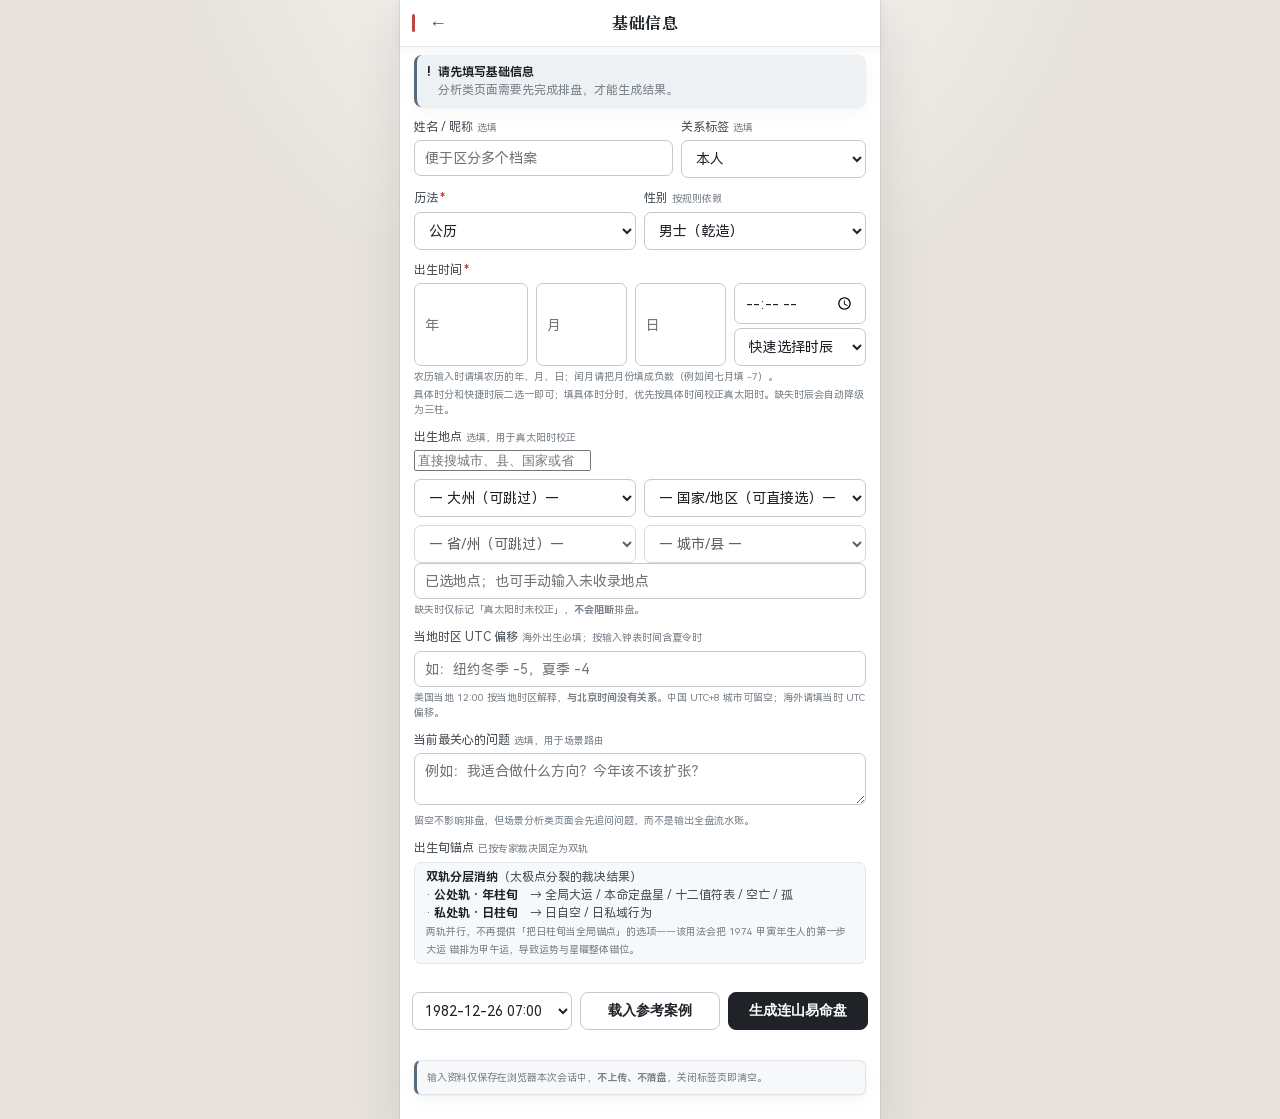
<file: talent.html>
<!DOCTYPE html>
<html lang="zh-CN">
<head>
<meta charset="UTF-8">
<meta name="viewport" content="width=device-width, initial-scale=1.0, viewport-fit=cover">
<meta name="color-scheme" content="light">
<link rel="icon" href="assets/favicon.svg" type="image/svg+xml">
<title>连山易 · 性格与天赋</title>
<link rel="stylesheet" href="assets/css/fonts.css">
<link rel="stylesheet" href="assets/css/base.css">
<link rel="stylesheet" href="assets/css/components.css">
<style>
  .t-hero { padding: 16px 14px 10px; }
  .t-hero h2 { margin: 0 0 6px; font-size: 17px; letter-spacing: .03em; }
  .t-hero .q { color: var(--ink-3); font-size: var(--fs-small); }
  .t-card {
    margin: 10px 12px 0;
    border: 1px solid var(--line-soft);
    border-radius: var(--radius);
    background: var(--surface);
    overflow: hidden;
  }
  .t-card > h3 {
    margin: 0;
    padding: 8px 11px;
    font-size: var(--fs-small);
    font-weight: 600;
    background: var(--surface-2);
    border-bottom: 1px solid var(--line-soft);
    display: flex; align-items: center; gap: 6px;
  }
  .t-card > h3 .n {
    display: inline-block; width: 18px; height: 18px; line-height: 18px;
    text-align: center; border-radius: 50%;
    background: var(--ink); color: #fff; font-size: 11px;
  }
  .t-card .bd { padding: 10px 11px; font-size: var(--fs-small); line-height: 1.75; }
  .t-card .bd p { margin: 0 0 6px; }
  .t-card .bd p:last-child { margin-bottom: 0; }
  .t-points { margin: 0; padding-left: 18px; }
  .t-points li { margin: 3px 0; }
  .t-kv { display: grid; grid-template-columns: 76px 1fr; gap: 3px 8px; font-size: var(--fs-small); }
  .t-kv dt { color: var(--ink-3); }
  .t-kv dd { margin: 0; }
  .t-chip {
    display: inline-block; margin: 2px 4px 2px 0; padding: 1px 8px;
    border-radius: 10px; font-size: var(--fs-tiny);
    background: var(--surface-3); color: var(--ink-2);
  }
  .t-chip.pos { background: #eef7f0; color: var(--ev-confirmed); }
  .t-chip.neg { background: #fdf1f0; color: var(--yang); }
  .t-chip.info { background: var(--ev-bg-conditional); color: var(--ev-conditional); }
  .t-src { font-size: var(--fs-tiny); color: var(--ink-3); margin-top: 6px; }
  .t-src code { background: var(--surface-3); padding: 0 3px; border-radius: 3px; word-break: break-all; }
  .t-route {
    margin: 8px 12px 0; padding: 7px 10px;
    background: var(--surface-2); border-left: 3px solid var(--yin);
    border-radius: var(--radius); font-size: var(--fs-tiny); color: var(--ink-2); line-height: 1.7;
  }
  .t-actions { margin: 0; padding-left: 18px; }
  .t-actions li { margin: 6px 0; }
  .t-actions b { display: block; }
  .t-run { display: flex; gap: 8px; align-items: center; margin: 0 12px; }
  .t-run input, .t-run select {
    flex: 1; border: 1px solid var(--line); border-radius: var(--radius);
    padding: 8px 10px; font-size: var(--fs-small); font-family: inherit;
  }
</style>
</head>
<body>
<div class="shell">

  <div class="topbar">
    <button class="act" id="btnBack" aria-label="返回">←</button>
    <h1>性格与天赋</h1>
    <button class="act" id="btnMode" aria-label="标注模式" title="切换标注模式">☰</button>
  </div>

  <div class="profile-bar" id="profileBar"></div>

  <div class="content" id="mount"></div>

  <nav class="tabbar" data-nav="talent"></nav>
</div>

<script src="assets/vendor/lunar.js"></script>
<script src="assets/js/engine/dict-core.js"></script>
<script src="assets/js/engine/dict-talent.js"></script>
<script src="assets/js/engine/core.js"></script>
<script src="data/dst-ranges.js"></script>
<script src="data/city-longitude.js"></script>
<script src="assets/js/engine/truesolar.js"></script>
<script src="assets/js/engine/calendar.js"></script>
<script src="assets/js/engine/formations.js"></script>
<script src="assets/js/engine/sanyuan-jiuyun.js"></script>
<script src="assets/js/engine/chart-engine.js"></script>
<script src="assets/js/engine/talent-engine.js"></script>
<script src="assets/js/ui/provenance.js"></script>
<script src="assets/js/ui/store.js"></script>
<script src="assets/js/ui/nav.js"></script>

<script>
(function () {
  'use strict';
  if (window.LSY && window.LSY.nav) window.LSY.nav.auto();
  var LSY = window.LSY;
  var P = LSY.pv, esc = P.esc;
  var pad = function (n) { var s = String(n == null ? 0 : n); return s.length < 2 ? '0' + s : s; };

  P.bindGlobal();
  P.registerAll(LSY.data.core.meta);
  P.setMode(localStorage.getItem('lsy.pvMode') || 'full');

  document.getElementById('btnMode').addEventListener('click', function () {
    var next = P.getMode() === 'full' ? 'compact' : 'full';
    P.setMode(next); localStorage.setItem('lsy.pvMode', next);
  });
  document.getElementById('btnBack').addEventListener('click', function () { location.href = 'index.html'; });

  var mount = document.getElementById('mount');
  var bar = document.getElementById('profileBar');

  // ---------------------------------------------------- 页面守卫
  var cur = LSY.store.guard({ analysisOnly: true });
  if (!cur) return;

  // 与 chart.html 同口径：用**当前引擎**重算，不用建档当时的快照
  //   （否则引擎修正对旧档案无效 —— 见 store.rebuild 注释）
  var _rb = LSY.store.rebuild(cur);
  var cd = (_rb && _rb.chartData) || cur.chartData;
  var savedQ = (cur.rawInput && cur.rawInput.question) || '';

  bar.innerHTML = '<span class="tag">' + (cur.name || '未命名') + '</span>'
    + '<span class="tag">' + cd.natalBase.pillars.filter(function (p) { return p.pos === 'day'; })[0].gz + ' 日柱</span>'
    + '<span class="tag">' + (savedQ ? '已填问题' : '未填问题') + '</span>';

  /************************************************************
   * 固定的输入区（只建一次，避免重渲染时绑两次监听）
   ************************************************************/
  var inputBox = document.createElement('div');
  inputBox.innerHTML = '<div class="t-run">'
    + '<select id="qType">'
    + '<option value="personality">我的性格与天赋</option>'
    + '<option value="career">职业 / 事业 / 创业方向</option>'
    + '</select>'
    + '<button class="btn btn-primary" id="btnRun" style="flex:0 0 auto;padding:8px 14px">重新分析</button>'
    + '</div>'
    + '<div class="t-route" id="routeBox"></div>';
  mount.appendChild(inputBox);

  var bodyBox = document.createElement('div');
  bodyBox.id = 'bodyBox';
  mount.appendChild(bodyBox);

  document.getElementById('btnRun').addEventListener('click', function () {
    var v = document.getElementById('qType').value;
    render(v === 'career' ? '我的职业与事业方向' : '我的性格与天赋');
  });

  // 预选问题类型
  document.getElementById('qType').value =
    (LSY.engine.talent.routeQuestion(savedQ) === 'career') ? 'career' : 'personality';

  render(savedQ || '我的性格与天赋');

  // ---------------------------------------------------- 渲染
  function render(qtext) {
    var out = LSY.engine.talent.analyze(cd, { text: qtext });
    var h = '';

    // 路由说明
    document.getElementById('routeBox').innerHTML =
      '重点分析入口：<b>' + esc(out.route.primaryPillar) + '柱</b>　校正柱位：'
      + esc(out.route.supportingPillar) + '柱<br>' + esc(out.route.note);

    h += '<div class="t-hero"><h2>' + esc(out.scenarioLabel) + '</h2>'
      + '<div class="q">当前问题：' + esc(qtext) + '</div></div>';

    // 核心判断
    h += card('1', '核心判断', function () {
      var s = '<p><b>' + esc(out.core.headline) + '</b> ' + P.marker(out.core.field) + '</p><ul class="t-points">';
      out.core.points.forEach(function (t) { s += '<li>' + esc(t) + '</li>'; });
      s += '</ul><p class="t-src">' + esc(out.core.disclaimer) + '</p>';
      return s;
    });

    // 形成依据
    h += card('2', '形成依据', function () {
      var s = '<dl class="t-kv">';
      out.evidence.forEach(function (e) {
        s += '<dt>' + esc(e.label) + '</dt><dd>' + P.badge(e.text, e.field) + '</dd>';
      });
      s += '</dl>';
      return s;
    });

    // 天赋与落地分层
    h += card('3', '天赋本质 × 落地行为（分两层）', function () {
      var s = '';
      out.tendencies.forEach(function (t) {
        s += '<p><b>' + esc(t.layer) + '</b>　' + P.badge(t.from, t.field) + '</p>';
        if (t.profile) {
          if (t.profile.symbol) s += '<p>原文具象：' + esc(t.profile.symbol) + '</p>';
          if (t.profile.tendency) {
            s += '<div>' + t.profile.tendency.map(function (x) { return '<span class="t-chip pos">' + esc(x) + '</span>'; }).join('') + '</div>';
          }
          if (t.profile.risk) {
            s += '<div>' + t.profile.risk.map(function (x) { return '<span class="t-chip neg">' + esc(x) + '</span>'; }).join('') + '</div>';
          }
          s += '<p class="t-src">来源 <code>' + esc(t.profile.source) + '</code>　单元 ' + esc(t.profile.unit || '') + '</p>';
        }
        if (t.behavior) {
          s += '<p><b>行为表现</b></p><div>'
            + t.behavior.positive.map(function (x) { return '<span class="t-chip pos">' + esc(x) + '</span>'; }).join('')
            + '</div><p style="margin-top:8px"><b>过度时的另一面</b></p><div>'
            + t.behavior.overdo.map(function (x) { return '<span class="t-chip neg">' + esc(x) + '</span>'; }).join('')
            + '</div><p class="t-src">主料行为类象：<code>' + esc(t.behavior.source) + '</code>　单元 ' + esc(t.behavior.unit) + '</p>';
        }
        if (t.zhiAttr) {
          s += '<p>方位 ' + esc(t.zhiAttr.dir) + '　五行 ' + esc(t.zhiAttr.wuxing) + '　季节 ' + esc(t.zhiAttr.season) + '</p>';
        }
        if (t.tianFu) {
          s += '<p>' + esc(t.tianFu.note) + ' ' + P.marker(t.tianFuField) + '</p>';
        }
        if (t.blocked) {
          s += '<p style="color:var(--ev-pending)">缺出生时辰 → 本层阻断。' + esc(t.field.exception_policy) + '</p>';
        }
        s += '<hr style="border:0;border-top:1px solid var(--line-soft);margin:8px 0">';
      });
      return s;
    });

    // 四季
    h += card('4', '四季关系', function () {
      var s = season0(out.season);
      return s;
    });

    // 可能优势 / 限制
    h += card('5', '可能优势 · 可能限制（同一特点正负两面并存）', function () {
      var s = '<p><b>可能优势</b></p><div>'
        + out.strengths.map(function (x) { return '<span class="t-chip pos">' + esc(x.text) + '</span>'; }).join('')
        + '</div><p style="margin-top:8px"><b>可能限制 / 易过度</b></p><div>'
        + out.risks.map(function (x) { return '<span class="t-chip neg">' + esc(x.text) + '</span>'; }).join('')
        + '</div><p class="t-src">原文同时包含优势与限制，不能用一句标签盖掉另一面（LSY-TALENT-006）。</p>';
      return s;
    });

    // 行动建议
    h += card('6', '现实验证与行动建议', function () {
      var s = '<ul class="t-actions">';
      out.actions.forEach(function (a) {
        s += '<li><b>' + esc(a.title) + '</b>' + esc(a.text)
          + '<div class="t-src">依据：' + esc(a.from) + '</div></li>';
      });
      s += '</ul>';
      return s;
    });

    // 待确认
    h += card('7', '待补资料 / 待确认（' + out.pending.length + '）', function () {
      var s = '<ul class="t-points">';
      out.pending.forEach(function (p) {
        s += '<li><b>' + esc(p.code) + '</b>　' + esc(p.text)
          + '<div class="t-src">可补充：' + esc((p.canSupply || []).join('、')) + '　规则 ' + esc(p.ruleId) + '</div></li>';
      });
      s += '</ul>';
      return s;
    });

    // 安全边界
    h += '<div class="safety">'
      + '<b>安全边界</b><br>'
      + '本页输出为<b>课程类象 · 倾向 · 现实验证建议</b>，不是心理诊断，不构成职业、婚姻、财富、健康或法律结论。<br>'
      + '不输出百分制、概率、Top-N 排序或加权求和（柱位权重尚未经专家确认）。<br>'
      + '来源规则：' + esc(out.safety.ruleId) + '　'
      + (out.safety.sources || []).map(function (s2) { return '<code>' + esc(s2) + '</code>'; }).join(' ')
      + '</div>';

    document.getElementById('bodyBox').innerHTML = h;
  }

  function season0(s) {
    var out = '<dl class="t-kv">';
    out += '<dt>天干季节</dt><dd>' + P.badge(s.ganSeason || '—', s.field) + '　<span class="t-src">(domain ' + esc(s.domain) + ')</span></dd>';
    out += '<dt>地支季节</dt><dd>' + esc(s.zhiSeason || '—') + '</dd>';
    out += '<dt>季关系</dt><dd>' + esc(s.sameSeason ? '同季' : (s.relation || '—'))
      + (s.relationSemantics ? '　→ ' + esc(s.relationSemantics) : '') + '</dd>';
    if (s.ganProfile) out += '<dt>天干画像</dt><dd>' + esc(s.ganProfile.label) + '　' + s.ganProfile.keywords.map(function (k) { return '<span class="t-chip info">' + esc(k) + '</span>'; }).join('') + '</dd>';
    if (s.zhiProfile && s.zhiProfile !== s.ganProfile) out += '<dt>地支画像</dt><dd>' + esc(s.zhiProfile.label) + '　' + s.zhiProfile.keywords.map(function (k) { return '<span class="t-chip info">' + esc(k) + '</span>'; }).join('') + '</dd>';
    out += '</dl>';
    out += '<p class="t-src">' + esc(s.conflictNote || '') + '</p>';
    return out;
  }

  function card(n, title, bodyFn) {
    return '<div class="t-card"><h3><span class="n">' + n + '</span>' + esc(title) + '</h3>'
      + '<div class="bd">' + bodyFn() + '</div></div>';
  }
})();
</script>
</body>
</html>
</file>
<file: assets/css/fonts.css>
/*!
 * 连山易网页工具 · 内嵌字体（子集化 woff2）
 * ===========================================================================
 * 字体与授权
 * ---------------------------------------------------------------------------
 * ① HarmonyOS Sans SC
 *      Copyright 2021 Huawei Device Co., Ltd. All Rights Reserved.
 *      Designed by Huawei Device Co., Ltd & Hanyi Fonts
 *      随 HarmonyOS 系统分发；此处按其公开可用条款内嵌子集。
 * ② Noto Serif SC（思源宋体）
 *      SIL Open Font License 1.1 —— 允许自由使用、修改、再分发（含内嵌），
 *      须保留版权与许可声明。许可全文见 assets/fonts/LICENSE-NotoSerifSC.txt
 *
 * 子集化说明
 * ---------------------------------------------------------------------------
 * 由 _build/subset-fonts.py 生成（字符集由 _build/collect-charset.js 采集）：
 *   harmonyos-sans-sc-regular.woff2   8068 KB → 525 KB   4272 字
 *   harmonyos-sans-sc-bold.woff2      7968 KB → 270 KB   2326 字
 *   noto-serif-sc-700.woff2          24540 KB → 398 KB   2326 字
 *   合计                             40576 KB → 1193 KB（2.9%）
 *
 * ⚠ 字符覆盖范围（务必知悉）
 *   · Regular 含 **GB2312 一级常用字（3755 字）**，覆盖现代汉语常用字约 99.5%
 *     → 用户输入的姓名、备注等常用字可正常显示
 *   · Bold / Serif 仅含**代码实际用到的 2326 字**（界面文案、卦辞、干支等）
 *     → 若用户在标题位输入生僻字，会回退到系统字体（见下方回退链）
 *   · 若需扩充，改 _build/collect-charset.js 后重跑两个构建脚本即可
 * =========================================================================== */

/* ── 内容字体：HarmonyOS Sans SC ──────────────────────────────────── */

/* Regular：正文 / 数据 / 用户可输入内容（含 GB2312 一级字安全层） */
@font-face {
  font-family: "HarmonyOS Sans SC";
  src: url("../fonts/harmonyos-sans-sc-regular.woff2") format("woff2");
  font-weight: 400;
  font-style: normal;
  font-display: swap;
}
/* Bold：界面强调（表头 / 标签 / 数值） */
@font-face {
  font-family: "HarmonyOS Sans SC";
  src: url("../fonts/harmonyos-sans-sc-bold.woff2") format("woff2");
  font-weight: 700;
  font-style: normal;
  font-display: swap;
}

/* ── 标题字体：Noto Serif SC（静态 wght=700） ─────────────────────── */
@font-face {
  font-family: "Noto Serif SC";
  src: url("../fonts/noto-serif-sc-700.woff2") format("woff2");
  font-weight: 400 700;      /* 单一静态字重，声明区间以覆盖 400/700 请求 */
  font-style: normal;
  font-display: swap;
}

/* ===========================================================================
 * 字体栈定义
 * ---------------------------------------------------------------------------
 * 排列原则：**内嵌字体优先 → 设备专属字体 → 通用开源字体 → 系统兜底**
 *   · 内嵌字体保证「任何设备打开观感一致」且完全离线
 *   · 其后接设备专属字体（华为/苹果/小米各自的系统字体），
 *     使内嵌字体未覆盖的生僻字能落到该端最优字形
 *   · 最后以通用无衬线 / 衬线字体兜底，不依赖特定商业系统字体
 * =========================================================================== */

:root {
  --font-content: "HarmonyOS Sans SC", "HarmonyOS Sans",
                  -apple-system, BlinkMacSystemFont, "PingFang SC",
                  "MiSans", "Source Han Sans SC", "Noto Sans SC",
                  "Hiragino Sans GB", sans-serif;

  /* 标题：内嵌 Noto Serif SC 优先；中文回退思源宋体 / 系统宋体。
     注：西文 "Noto Serif" 不含中文，故只作西文字形来源，置于最前 */
  --font-title: "Noto Serif SC", "Source Han Serif SC",
                "Songti SC", "STSong", Georgia, serif;

  /* 大字干支 / 卦名：同衬线，但不再要求西文 Noto Serif */
  --font-bazi: "Noto Serif SC", "Source Han Serif SC",
               "Songti SC", "STSong", "SimSun", serif;

  /* 等宽（代码 / 规则 ID） */
  --font-mono: ui-monospace, "SF Mono", "Cascadia Mono", Consolas,
               "Liberation Mono", monospace;
}
</file>
<file: assets/css/base.css>
/* ===========================================================================
   连山易网页工具 · 基础样式层
   设计原则（PRD 第二十五条）：东方智慧 + 现代专业工具
     清晰 > 炫技 / 有用 > 信息量大 / 结果价值 > 页面复杂度
   禁止：满屏八卦图、神秘玄学风、金光特效、复杂背景、符号堆叠
   =========================================================================== */

:root {
  /* ---- 中性色 ---- */
  --ink:          #1f2328;
  --ink-2:        #4a5158;
  --ink-3:        #7a828a;
  --line:         #c3c9cf;
  --line-soft:    #e2e6ea;
  --surface:      #ffffff;
  --surface-2:    #f7f8f9;
  --surface-3:    #eef0f2;
  --page:         #e8eaec;

  /* ---- 阴阳配色（仅表示阴阳，不表示吉凶） ---- */
  --yang:         #b3261e;   /* 阳干/阳支 —— 暖色 */
  --yin:          #1a4fa0;   /* 阴干/阴支 —— 冷色 */

  /* ---- 功能色 ---- */
  --gold:         #8a6a1f;
  --jade:         #1f6b52;
  --violet:       #6b2d8b;

  /* ---- 证据强度色（只表示证据，绝不表示吉凶） ---- */
  --ev-confirmed: #1f6b52;   /* 有主料支持 */
  --ev-conditional:#a86a12;  /* 条件性 */
  --ev-pending:   #5a6b7d;   /* 待确认 */
  --ev-external:  #7a5c8a;   /* 非连山易外部来源 */
  --ev-bg-conditional: #fdf6e8;
  --ev-bg-pending:     #eef1f4;
  --ev-bg-external:    #f3eef7;

  /* ---- 表格密度 ---- */
  --cell-pad-y:   2px;
  --cell-pad-x:   2px;
  --fs-base:      14px;
  --fs-small:     12px;
  --fs-tiny:      10px;

  --radius:       4px;
  --shadow-1:     0 1px 2px rgba(0,0,0,.06);
  --shadow-2:     0 4px 16px rgba(0,0,0,.12);
}

* { box-sizing: border-box; }

html, body {
  margin: 0;
  padding: 0;
  background: var(--page);
  color: var(--ink);
  /* 内容字体：已**内嵌子集**（--font-content 定义见 fonts.css）
     子集后仅 1193 KB，故可内嵌 —— 保证任何设备观感一致且完全离线。
     其后接设备专属字体，使内嵌未覆盖的生僻字落到该端最优字形。 */
  font-family: var(--font-content);
  font-size: var(--fs-base);
  line-height: 1.45;
  -webkit-text-size-adjust: 100%;
}

/* ── 标题字体：Noto Serif（衬线）
   注：西文 Noto Serif 不含 CJK，中文需 Noto Serif SC 或系统宋体承接；
   故按「Noto Serif → Noto Serif SC → 各平台宋体」顺序回退。 */
.serif,
h1, h2, h3,
.block-title,
.topbar h1 {
  font-family: var(--font-title);
  font-weight: 700;
  letter-spacing: .01em;
}

/* 大字干支用衬线，贴近参考图观感 */
.bazi {
  font-family: var(--font-bazi);
  font-weight: 700;
}

/* ============================================================ 移动端容器 */
.shell {
  max-width: 480px;
  margin: 0 auto;
  min-height: 100vh;
  background: var(--surface);
  box-shadow: 0 0 32px rgba(0,0,0,.10);
  position: relative;
  display: flex;
  flex-direction: column;
}

/* ============================================================ 顶栏 */
.topbar {
  position: sticky;
  top: 0;
  z-index: 40;
  display: flex;
  align-items: center;
  gap: 8px;
  padding: 8px 12px;
  background: var(--surface);
  border-bottom: 1px solid var(--line);
}
.topbar h1 {
  flex: 1;
  margin: 0;
  font-size: 16px;
  font-weight: 600;
  letter-spacing: .04em;
  text-align: center;
}
.topbar .act {
  border: 0;
  background: transparent;
  font-size: 18px;
  line-height: 1;
  padding: 4px 6px;
  color: var(--ink-2);
  cursor: pointer;
  border-radius: var(--radius);
}
.topbar .act:hover { background: var(--surface-3); }

/* ============================================================ 档案条 */
.profile-bar {
  display: flex;
  align-items: center;
  gap: 6px;
  padding: 6px 12px;
  background: var(--surface-2);
  border-bottom: 1px solid var(--line-soft);
  font-size: var(--fs-small);
  color: var(--ink-2);
  flex-wrap: wrap;
}
.profile-bar .tag {
  background: var(--surface);
  border: 1px solid var(--line-soft);
  border-radius: 10px;
  padding: 1px 8px;
}

/* ============================================================ 状态横幅 */
.status-banner {
  display: flex;
  align-items: flex-start;
  gap: 8px;
  margin: 8px 14px 0;
  padding: 8px 10px;
  border-radius: var(--radius);
  font-size: var(--fs-small);
  line-height: 1.5;
  border-left: 3px solid;
}
.status-banner .ico { flex: 0 0 auto; font-weight: 700; }
.status-banner .bd { flex: 1; }
.status-banner .bd b { font-weight: 600; }
.status-banner .bd ul { margin: 4px 0 0; padding-left: 18px; }
.status-banner .bd li { margin: 2px 0; }
.status-banner .sup { color: var(--ink-3); }
.status-ok      { background: #f1f8f4; border-color: var(--ev-confirmed); }
.status-review  { background: var(--ev-bg-conditional); border-color: var(--ev-conditional); }
.status-warn    { background: var(--ev-bg-pending); border-color: var(--ev-pending); }
.status-block   { background: #fdf1f0; border-color: var(--yang); }

/* ============================================================ 动作区 */
.actions {
  display: flex;
  gap: 8px;
  padding: 8px 12px;
}
.btn {
  flex: 1;
  border: 1px solid var(--line);
  background: var(--surface);
  color: var(--ink);
  border-radius: var(--radius);
  padding: 9px 12px;
  font-size: var(--fs-base);
  font-weight: 600;
  cursor: pointer;
  text-align: center;
  text-decoration: none;
  display: inline-block;
}
.btn:hover { background: var(--surface-2); }
.btn-primary {
  background: var(--ink);
  border-color: var(--ink);
  color: #fff;
}
.btn-primary:hover { background: #33383d; }

/* ============================================================ 内容区 */
.content { flex: 1; padding-bottom: 96px; }
.block { margin: 4px 0 0; }
.block-title {
  display: flex;
  align-items: baseline;
  gap: 6px;
  margin: 0 14px 4px;
  font-size: var(--fs-small);
  color: var(--ink-3);
  letter-spacing: .06em;
}
.block-title .n {
  font-weight: 700;
  color: var(--ink-2);
}
.block-title .desc { flex: 1; }

/* ============================================================ 数据表 */
.tbl {
  width: 100%;
  border-collapse: collapse;
  table-layout: fixed;
  font-size: var(--fs-base);
  text-align: center;
}
.tbl th, .tbl td {
  border: 1px solid var(--line);
  padding: var(--cell-pad-y) var(--cell-pad-x);
  line-height: 1.25;
  overflow: hidden;
  text-overflow: ellipsis;
  vertical-align: middle;
}
.tbl th {
  background: var(--surface-3);
  font-weight: 600;
  color: var(--ink-2);
  font-size: var(--fs-small);
}
.tbl .lbl {           /* 行首标签列 */
  background: var(--surface-2);
  color: var(--ink-2);
  font-size: var(--fs-small);
  font-weight: 600;
}
.tbl .val { background: var(--surface); }
.tbl .big { font-size: 22px; }

/* ── ① 基础信息表：字段左对齐（使用者 2026-09-11 要求）
   其余数据网格（四柱/值符/元运旬）保持居中，不受影响。 */
.tbl.tbl-left, .tbl.tbl-left th, .tbl.tbl-left td { text-align: left; }
.tbl.tbl-left .val, .tbl.tbl-left .lbl { text-align: left; }
/* 三列均分：colgroup 已在标记里显式声明 12/29/29/30，此处仅确保 fixed 布局 */
.tbl.tbl-left { table-layout: fixed; }
/* 基础信息表：标签略小、核心值略大，形成稳定的阅读层级。 */
.tbl.tbl-left td { padding: 3px 8px; line-height: 1.22; }
.tbl.tbl-left .lbl {
  font-size: 13px;
  font-weight: 700;
  letter-spacing: .04em;
  color: var(--ink-2);
}
.tbl.tbl-left .val { font-size: 14px; }
.tbl.tbl-left tr:nth-child(-n+2) .val { font-size: 15px; letter-spacing: .01em; }
.tbl.tbl-left .tiny { font-size: 11px; }
/* 周日行：文字不换行；**右侧三格左对齐**
   使用者 2026-09-12：「周日右侧信息要左对齐」——原先右对齐使「星宿：昴日鸡」
   与「[摩羯] 第5天」贴到格右缘、与上行（公历/农历/节气）的左对齐基线不一致。 */
.tbl.tbl-left tr.fitright > td { white-space: nowrap; overflow: visible; text-overflow: clip; text-align: left; }
.tbl .nowrap { white-space: nowrap; }

/* ============================================================ 密集数据表
   用于 ②四柱爻位 / ③十二值符大运 / ③b按柱派生标注。
   使用者 2026-09-11 反馈：四柱格过宽、旬/贵/运 被压成「甲…」。
   → ①收窄四柱（20%→17%）②末三列加宽（6.67%→8%）
     ③压缩单元格内边距，把省下的空间让给文字
     ④数值用等宽数字（tabular-nums），列对齐更整齐 */
.tbl.tbl-dense { table-layout: fixed; }
.tbl.tbl-dense th, .tbl.tbl-dense td {
  padding: 4px 2px;
  white-space: nowrap;
  overflow: hidden;
  text-overflow: ellipsis;
}
/* 占位列：仅用于对齐四柱网格，不显示 */
.tbl-dense .tbl-filler, .tbl .tbl-filler {
  border: 0 !important;
  background: transparent !important;
  padding: 0 !important;
}
/* 等宽数字：年份 / 年龄 / 岁月 等数值列 */
.mono, .tbl .num {
  font-variant-numeric: tabular-nums;
  font-feature-settings: "tnum" 1;
}
/* 标签列色差压低，减少视觉分割感 */
.tbl .lbl { background: var(--surface-2); }
.tbl.tbl-dense .lbl { background: var(--surface-3); color: var(--ink-3); }
.tbl .mid { font-size: 16px; }
.tbl .sm  { font-size: var(--fs-small); }
.tbl .tiny{ font-size: var(--fs-tiny); color: var(--ink-3); }
.tbl .mono{ font-variant-numeric: tabular-nums; letter-spacing: -.01em; }

/* 阴阳 */
.yang { color: var(--yang); }
.yin  { color: var(--yin); }

/* 高亮（当前格 / 当前列）—— **只用底色，不加描边**
   使用者 2026-09-12：「标记的红框太扎眼，取消，保留底色标识」。
   原 .cur-cell 为 inset 2px 描边（--ev-conditional 橙红），观感过重。
   现取消描边，改用稍深的米黄底，使「当前」仍清晰可辨。 */
.cur { background: #fffbe6 !important; }
.cur-cell { background: #fdf0c8 !important; }

/* 滚动容器（大元/正元/运/旬表横向可能溢出） */
.scroll-x {
  /* ⚠ 不再横向滚动：原 .scroll-x .tbl{min-width:460px} 在 456px 内容区必然溢出，
     产生横向滚动条。使用者 2026-09-11 要求「不要出现横向滑动条」。
     现改为：表格 100% 宽、单元格不换行，宽度由列宽网格精确控制。 */
  overflow: visible;
  margin: 0 14px;
  border-radius: var(--radius);
}
.scroll-x .tbl { min-width: 0; width: 100%; }

/* ============================================================ 天地盘大字阵 */
.he-grid {
  display: grid;
  grid-template-columns: repeat(4, 1fr);
  margin: 0 14px;
  border: 1px solid var(--line);
  border-radius: var(--radius);
  overflow: hidden;
}
.he-col { border-right: 1px solid var(--line); display: flex; flex-direction: column; }
.he-col:last-child { border-right: 0; }
.he-half {
  position: relative;
  padding: 4px;
  min-height: 76px;
  display: flex;
  align-items: center;
  justify-content: center;
}
.he-half + .he-half { border-top: 1px solid var(--line); }
.he-glyph { font-size: 36px; line-height: 1; }
.he-corner {
  position: absolute;
  font-size: var(--fs-tiny);
  line-height: 1.15;
  color: var(--ink-3);
}
.he-tl { top: 2px; left: 3px; }
.he-tr { top: 2px; right: 3px; }
.he-bl { bottom: 2px; left: 3px; }
.he-br { bottom: 2px; right: 3px; }
.he-corner.attack { color: var(--yang); }
.he-corner.defend { color: var(--yang); }
.he-corner.combo  { color: var(--yin); }
.he-corner.season { color: var(--jade); }
.he-tag {
  position: absolute;
  bottom: -1px; left: 50%;
  transform: translateX(-50%);
  background: var(--surface);
  border: 1px solid var(--line-soft);
  border-radius: 8px;
  padding: 0 4px;
  font-size: 9px;
  color: var(--ink-3);
  white-space: nowrap;
}

/* ============================================================ 批注条 */
.note-box {
  margin: 0 14px;
  padding: 5px 11px;
  background: var(--surface-2);
  border: 1px solid var(--line-soft);
  border-radius: var(--radius);
  font-size: var(--fs-small);
  line-height: 1.5;
  color: var(--ink-2);
}
.note-box b { color: var(--ink); }
.note-box .add {
  display: inline-block;
  margin-left: 4px;
  color: var(--ev-conditional);
  cursor: pointer;
}

/* ============================================================ 卦象面板 */
/* 版式对拍参考图（使用者 2026-09-12 附图）：
   「[兑4] 泽山咸 (31) → [兑3] 泽地萃 (45)」单行横幅 → 左右两列六爻 → 左右两段卦辞 */
.gua-headline {
  display: flex; align-items: center; gap: 8px;
  margin: 0 14px 3px;
  padding: 3px 10px;
  border: 1px solid var(--line);
  border-radius: var(--radius);
  background: #fbfdf6;
  flex-wrap: wrap;
}
.gua-headline .gh { display: inline-flex; align-items: baseline; gap: 4px; }
.gua-headline .pal { color: var(--jade); font-family: monospace; }
.gua-headline .nm { font-weight: 700; font-size: var(--fs-base); }
.gua-headline .no { color: var(--yang); font-family: monospace; }
.gua-headline .arrow { color: var(--ink-3); font-weight: 700; padding: 0 2px; }
.gua-wrap {
  display: grid;
  grid-template-columns: 1fr 1fr;
  gap: 0;
  margin: 0 14px;
  border: 1px solid var(--line);
  border-radius: var(--radius);
  overflow: hidden;
}
.gua-col { background: #fbfdf6; padding: 4px 8px 6px; }
.gua-col + .gua-col { border-left: 1px solid var(--line); }
.gua-head {
  display: flex;
  align-items: center;
  gap: 4px;
  font-size: var(--fs-small);
  margin-bottom: 6px;
  flex-wrap: wrap;
}
.gua-head .pal { color: var(--jade); font-family: monospace; }
.gua-head .nm { font-weight: 700; font-size: var(--fs-base); }
.gua-head .no { color: var(--yang); font-family: monospace; }
.gua-lines { display: flex; flex-direction: column; gap: 2px; }
.gua-line { display: flex; align-items: center; gap: 4px; font-size: var(--fs-small); }
.gua-line .gz { width: 42px; text-align: left; flex: 0 0 auto; }
.gua-bar { display: flex; gap: 3px; flex: 1; align-items: center; }
.gua-bar i { display: block; height: 8px; background: var(--ink); border-radius: 1px; }
.gua-bar i.solid { width: 46%; }
.gua-bar i.broken { width: 19%; }
.gua-bar i.unknown {
  width: 46%; height: 8px; background: transparent;
  border: 1px dashed var(--line-soft); border-radius: 1px;
  color: var(--ink-3); font-style: normal; font-size: 9px; line-height: 7px;
  text-align: center;
}
.gua-bar .trigram { font-size: var(--fs-tiny); color: var(--yang); margin-left: 4px; white-space: nowrap; }
/* 动爻标记（参考图作「(3)→」） */
.gua-bar .gua-move {
  margin-left: 4px; white-space: nowrap;
  font-size: var(--fs-tiny); font-weight: 700; color: var(--yang);
  font-family: monospace;
}
.gua-line.moving .gz { color: var(--yang); font-weight: 700; }
.gua-mark { text-align: center; font-size: var(--fs-small); color: var(--yang); }
/* 两段卦辞：与上面的两列一一对齐 */
.gua-texts {
  display: grid;
  grid-template-columns: 1fr 1fr;
  margin: 3px 14px 0;
  border: 1px solid var(--line);
  border-radius: var(--radius);
  overflow: hidden;
}
.gua-texts > .gua-text { padding: 4px 10px; margin: 0; }
.gua-texts > .gua-text + .gua-text { border-left: 1px solid var(--line); }
.gua-text {
  font-size: var(--fs-tiny);
  line-height: 1.45;
  color: var(--jade);
}

/* ============================================================ 底部导航 */
.tabbar {
  position: fixed;
  bottom: 0;
  left: 50%;
  transform: translateX(-50%);
  width: 100%;
  max-width: 480px;
  display: grid;
  grid-template-columns: repeat(auto-fit, minmax(0, 1fr));
  background: var(--surface);
  border-top: 1px solid var(--line);
  z-index: 50;
}
.tabbar a, .tabbar button {
  border: 0;
  border-right: 1px solid var(--line-soft);
  background: transparent;
  padding: 8px 2px;
  font-size: var(--fs-tiny);
  color: var(--ink-2);
  text-align: center;
  text-decoration: none;
  cursor: pointer;
  line-height: 1.3;
}
.tabbar > *:last-child { border-right: 0; }
.tabbar .on { background: #e8f4f8; color: #0b5f74; font-weight: 700; }
.tabbar .off { color: #b9c0c6; cursor: default; }

/* 周历页：四页纵向排列，避免用户必须理解左右滑动 */
.pager-stack { display: block; overflow: visible; }
.pager-stack > .page { width: 100%; margin-bottom: 8px; }

/* ============================================================ 空态 */
.empty {
  margin: 24px 14px;
  padding: 20px;
  border: 1px dashed var(--line);
  border-radius: var(--radius);
  text-align: center;
  color: var(--ink-3);
  font-size: var(--fs-small);
  line-height: 1.8;
}
.empty a { color: var(--yin); }

/* ============================================================ 首页 */
.hero { padding: 28px 20px 12px; }
.hero .brand { font-size: 24px; font-weight: 700; letter-spacing: .08em; }
.hero .sub { margin-top: 10px; color: var(--ink-2); line-height: 2; font-size: 15px; }
.hero .sub span { display: block; }
.feature-list { margin: 16px 12px; padding: 0; list-style: none; }
.feature-list li {
  padding: 10px 12px;
  border-bottom: 1px solid var(--line-soft);
  font-size: var(--fs-small);
  color: var(--ink-2);
  overflow-wrap: anywhere;
}
.feature-list li b { color: var(--ink); display: block; margin-bottom: 2px; font-size: var(--fs-base); }

/* ============================================================ 表单 */
.field { margin: 12px 14px 0; }
.field label { display: block; font-size: var(--fs-small); color: var(--ink-2); margin-bottom: 4px; }
.field label .req { color: var(--yang); margin-left: 2px; }
.field label .opt { color: var(--ink-3); margin-left: 4px; font-size: var(--fs-tiny); }
.field input[type=text],
.field input[type=date],
.field input[type=number],
.field input[type=time],
.field select,
.field textarea {
  width: 100%;
  border: 1px solid var(--line);
  border-radius: var(--radius);
  padding: 9px 10px;
  font-size: var(--fs-base);
  font-family: inherit;
  background: var(--surface);
  color: var(--ink);
}
.field input:focus, .field select:focus, .field textarea:focus {
  outline: 2px solid #b7d4e8;
  border-color: #7aa9c9;
}
.field .hint { margin-top: 3px; font-size: var(--fs-tiny); color: var(--ink-3); line-height: 1.5; }
.row2 { display: grid; grid-template-columns: 1fr 1fr; gap: 8px; margin: 12px 14px 0; }
.row2 .field { margin: 0; }

/* ============================================================ 规则状态 */
.rules-tbl { width: 100%; border-collapse: collapse; font-size: var(--fs-small); }
.rules-tbl th, .rules-tbl td { border: 1px solid var(--line-soft); padding: 6px 8px; text-align: left; vertical-align: top; }
.rules-tbl th { background: var(--surface-3); position: sticky; top: 0; z-index: 2; }
.rules-tbl code { font-size: var(--fs-tiny); color: var(--ink-2); word-break: break-all; }
.pill {
  display: inline-block;
  padding: 0 6px;
  border-radius: 8px;
  font-size: var(--fs-tiny);
  border: 1px solid;
  white-space: nowrap;
}
.pill.confirmed   { color: var(--ev-confirmed);   border-color: var(--ev-confirmed);   background: #f1f8f4; }
.pill.conditional { color: var(--ev-conditional); border-color: var(--ev-conditional); background: var(--ev-bg-conditional); }
.pill.RULE_PENDING{ color: var(--ev-pending);     border-color: var(--ev-pending);     background: var(--ev-bg-pending); }
.pill.derived_candidate { color: var(--violet);   border-color: var(--violet);         background: #f6f0fa; }
.pill.external    { color: var(--ev-external);    border-color: var(--ev-external);    background: var(--ev-bg-external); }

/* ============================================================ 敏感场景安全边界 */
.safety {
  margin: 10px 14px 0;
  padding: 8px 10px;
  border: 1px solid var(--line-soft);
  border-left: 3px solid var(--ev-pending);
  border-radius: var(--radius);
  background: var(--surface-2);
  font-size: var(--fs-tiny);
  color: var(--ink-3);
  line-height: 1.7;
}

/* ============================================================ 响应式微调 */
@media (max-width: 360px) {
  :root { --fs-base: 13px; }
  .he-glyph { font-size: 32px; }
  .tbl .big { font-size: 19px; }
}
@media print {
  .topbar, .tabbar, .actions, .status-banner { display: none; }
  .shell { box-shadow: none; max-width: none; }
}

/* ============================================================ 视觉润色层 · 2026-09-12
   保留密集排盘的信息效率，仅提升层次、留白与交互反馈。 */
:root {
  --page: #e7e3dc;
  --radius: 7px;
  --shadow-1: 0 1px 2px rgba(31,35,40,.06), 0 6px 18px rgba(31,35,40,.035);
  --shadow-2: 0 12px 32px rgba(31,35,40,.16);
}
html, body {
  background: radial-gradient(circle at 50% -12%, rgba(255,255,255,.9), transparent 34rem), var(--page);
}
.shell {
  box-shadow: 0 0 0 1px rgba(31,35,40,.07), 0 18px 48px rgba(31,35,40,.12);
}
.topbar {
  padding: 10px 12px;
  background: rgba(255,255,255,.94);
  border-bottom-color: var(--line-soft);
  box-shadow: 0 2px 12px rgba(31,35,40,.05);
}
.topbar::before { content: ''; width: 3px; height: 18px; border-radius: 3px; background: var(--yang); opacity: .85; }
.topbar .act:focus-visible, .btn:focus-visible, .tabbar a:focus-visible, .tabbar button:focus-visible { outline: 2px solid #7aa9c9; outline-offset: 2px; }
.profile-bar { background: #f6f3ed; }
.profile-bar .tag { background: rgba(255,255,255,.78); border-radius: 999px; }
.actions { padding-top: 10px; padding-bottom: 10px; }
.btn { border-radius: 8px; transition: transform .16s ease, box-shadow .16s ease, background .16s ease; }
.btn:hover { background: var(--surface-2); transform: translateY(-1px); box-shadow: var(--shadow-2); }
.block {
  /* 留白与各数据表统一为 14px —— 否则区块边框比表宽 2~4px，视觉上「对不齐」。
     （润色层原为 10/12px；此处只改宽度，保留其边框/圆角/阴影处理。） */
  margin: 5px 14px 0;
  padding: 3px 0 4px;
  background: rgba(255,255,255,.72);
  border: 1px solid rgba(195,201,207,.72);
  border-radius: 10px;
  box-shadow: var(--shadow-1);
  overflow: hidden;
}
.block-title { margin: 0 14px 7px; color: var(--ink-2); }
.block-title .n { color: var(--yang); letter-spacing: .02em; }
.tbl th, .tbl td { border-color: rgba(195,201,207,.82); }
.tbl th { background: #eef2f3; }
.tbl .lbl { background: #f4f1eb; }
/* 内容型区块取消重复的外层卡片，让真正承载信息的内框成为唯一边界。 */
#b5, #b6, #b8, #b9, #b10 {
  margin-left: 14px;
  margin-right: 14px;
  padding: 0;
  border: 0;
  border-radius: 0;
  background: transparent;
  box-shadow: none;
  overflow: visible;
}
#b5 .note-box,
#b6 .he-grid,
#b8 .scroll-x,
#b9 .scroll-x,
#b9 .chart-calendar-inline,
#b10 .gua-headline,
#b10 .gua-wrap,
#b10 .gua-texts {
  margin-left: 0;
  margin-right: 0;
}
#b6 .he-grid,
#b10 .gua-wrap,
#b10 .gua-texts { width: 100%; }
.he-grid, .gua-wrap, .gua-headline, .gua-texts, .note-box { margin-left: 14px; margin-right: 14px; }
.tabbar { background: rgba(255,255,255,.96); border-top-color: var(--line-soft); box-shadow: 0 -4px 18px rgba(31,35,40,.08); }
.hero {
  padding: 42px 22px 18px;
  background: linear-gradient(135deg, #f8f6f0 0%, #fff 58%, #edf4f3 100%);
  border-bottom: 1px solid var(--line-soft);
}
.hero .brand { font-size: 25px; color: #27323a; }
.feature-list li {
  margin: 8px 0;
  padding: 12px 13px;
  border: 1px solid var(--line-soft);
  border-left: 3px solid #8ca8a0;
  border-radius: 8px;
  background: rgba(255,255,255,.74);
  box-shadow: var(--shadow-1);
}
.field input:hover, .field select:hover, .field textarea:hover { border-color: #9eabb3; }
</file>
<file: assets/css/components.css>
﻿/* ===========================================================================
   连山易网页工具 · 组件样式层
   包含：证据角标 / 来源浮层 / 周历格 / 时间层面包屑
   角标颜色只表示证据强度，绝不表示吉凶
   =========================================================================== */

/* ============================================================ 证据字段（保留点击数据，不显示多余圆点） */
:root[data-provenance="compact"] .pv-dot,
:root[data-provenance="compact"] .pv::after,
.pv-dot, .pv::after { display: none; }

.pv { position: relative; white-space: nowrap; }
.pv::after {
  content: none;
}
.pv-conditional   { color: var(--ev-conditional); }
.pv-RULE_PENDING  { color: var(--ev-pending); text-decoration: underline dotted; text-underline-offset: 2px; }
.pv-derived_candidate { color: var(--violet); text-decoration: underline dotted; text-underline-offset: 2px; }
.pv-external      { color: var(--ev-external); text-decoration: underline dotted; text-underline-offset: 2px; }
.pv-tiny { font-size: var(--fs-tiny); }

.pv-dot {
  display: inline-block;
  width: 5px; height: 5px;
  border-radius: 50%;
  margin-left: 2px;
  vertical-align: super;
  cursor: pointer;
  flex: 0 0 auto;
}
.pv-dot-conditional      { background: var(--ev-conditional); }
.pv-dot-RULE_PENDING     { background: var(--ev-pending); }
.pv-dot-derived_candidate{ background: var(--violet); }
.pv-dot-external         { background: var(--ev-external); }
.pv-dot-confirmed        { display: none; }

/* ============================================================ 来源浮层 */
.pv-sheet {
  position: fixed;
  inset: 0;
  background: rgba(20,24,28,.42);
  display: none;
  align-items: flex-end;
  justify-content: center;
  z-index: 200;
}
.pv-sheet.on { display: flex; }
.pv-sheet-inner {
  background: var(--surface);
  width: 100%;
  max-width: 480px;
  max-height: 78vh;
  overflow-y: auto;
  border-radius: 12px 12px 0 0;
  padding: 14px 16px 24px;
  box-shadow: var(--shadow-2);
  position: relative;
  animation: pv-up .16s ease-out;
}
@keyframes pv-up { from { transform: translateY(14px); opacity: .6; } to { transform: none; opacity: 1; } }
.pv-close {
  position: absolute;
  top: 8px; right: 10px;
  border: 0; background: transparent;
  font-size: 22px; line-height: 1;
  color: var(--ink-3); cursor: pointer;
  padding: 2px 6px;
}
.pv-hd { display: flex; align-items: center; gap: 8px; margin-bottom: 10px; padding-right: 28px; flex-wrap: wrap; }
.pv-hd code { font-size: var(--fs-tiny); color: var(--ink-3); word-break: break-all; }
.pv-dl { margin: 0; font-size: var(--fs-small); }
.pv-dl dt {
  margin-top: 9px;
  color: var(--ink-3);
  font-size: var(--fs-tiny);
  letter-spacing: .05em;
}
.pv-dl dd { margin: 2px 0 0; color: var(--ink); line-height: 1.65; word-break: break-word; }
.pv-dl code { font-size: var(--fs-tiny); background: var(--surface-3); padding: 0 3px; border-radius: 3px; word-break: break-all; }
.pv-src { margin: 0; padding-left: 16px; }
.pv-src li { margin: 1px 0; }
.pv-null { color: var(--ev-pending); }
.pv-warn {
  margin: 12px 0 0;
  padding: 8px 10px;
  background: var(--ev-bg-pending);
  border-left: 3px solid var(--ev-pending);
  border-radius: var(--radius);
  font-size: var(--fs-tiny);
  color: var(--ink-2);
  line-height: 1.7;
}

/* ============================================================ 周历格 */
.cal-grid {
  width: 100%;
  border-collapse: collapse;
  table-layout: fixed;
  font-size: var(--fs-small);
}
.cal-grid th {
  background: var(--surface-3);
  border: 1px solid var(--line);
  padding: 4px 0;
  font-size: var(--fs-tiny);
  color: var(--ink-2);
  font-weight: 600;
}
.cal-grid td {
  border: 1px solid var(--line-soft);
  padding: 3px 1px;
  text-align: center;
  vertical-align: middle;
  height: 46px;
  line-height: 1.25;
}
.cal-grid td .d { font-size: 15px; font-weight: 600; font-variant-numeric: tabular-nums; }
.cal-grid td .month-tag { color: #d126a8; font-size: 13px; font-weight: 500; margin-right: 1px; }
.cal-grid td .lv { font-size: 9px; color: var(--ink-3); }
.cal-grid td .gz-line { display:flex; align-items:baseline; justify-content:center; gap:2px; white-space:nowrap; }
.cal-grid td .gz { font-size: var(--fs-small); }
.cal-grid td .fu { font-size: 9px; }
.cal-grid td.muted { background: var(--surface-2); }
.cal-grid td.today { background: #fffbe6; box-shadow: inset 0 0 0 2px var(--ev-conditional); }
.cal-grid td.term { color: var(--jade); }
.cal-grid td.term .d { color: var(--jade); }

/* 12 格时辰表 */
.hour-tbl { margin-top: 8px; }
.hour-tbl td.lbl { width: 30px; }
/* 月历下方的日 / 时表：保持纵向顺序，同时压缩上下高度，减少空白。 */
.calendar-page-day .block-title,
.calendar-page-hour .block-title { margin-bottom: 3px; }
.calendar-page-day .cal-grid th { padding-top: 3px; padding-bottom: 3px; }
.calendar-page-day .cal-grid td { padding-top: 2px; padding-bottom: 2px; }
.calendar-page-hour .hour-tbl { margin-top: 4px; }
.calendar-page-hour .hour-tbl td { padding-top: 2px; padding-bottom: 2px; }
/* 命盘页⑨月历下方的日 / 时表：复用周历表格，进一步压缩区块间距。 */
.chart-calendar-inline { margin: 2px 14px 0; }
.inline-calendar-block + .inline-calendar-block { margin-top: 2px; }
.inline-calendar-title {
  display: flex; align-items: baseline; gap: 6px;
  margin: 0 0 3px; color: var(--ink-2); font-size: var(--fs-small);
}
.inline-calendar-title .n { color: var(--yang); font-weight: 700; }
.chart-calendar-inline .hour-tbl { margin-top: 2px; }
.chart-calendar-inline .hour-tbl td { padding-top: 2px; padding-bottom: 2px; }

/* ============================================================ 表格滚动提示 */
.scroll-hint {
  margin: 2px 12px 0;
  font-size: var(--fs-tiny);
  color: var(--ink-3);
  text-align: right;
}

/* ============================================================ 图例 */
.legend {
  margin: 10px 12px 0;
  padding: 8px 10px;
  background: var(--surface-2);
  border: 1px solid var(--line-soft);
  border-radius: var(--radius);
  font-size: var(--fs-tiny);
  color: var(--ink-3);
  line-height: 1.9;
}
.legend b { color: var(--ink-2); }
.legend i { font-style: normal; }
.legend .k { display: inline-flex; align-items: center; gap: 3px; margin-right: 10px; }
.legend .k b { display: inline-block; width: 6px; height: 6px; border-radius: 50%; }

/* ============================================================ 周历页码指示 */
.pager-dots {
  display: flex;
  gap: 6px;
  justify-content: center;
  margin: 8px 12px 6px;
}
.pager-dots button {
  flex: 1;
  max-width: 72px;
  border: 1px solid var(--line-soft);
  background: var(--surface);
  border-radius: 10px;
  padding: 4px 0;
  font-size: var(--fs-tiny);
  color: var(--ink-2);
  cursor: pointer;
}
.pager-dots button:hover { border-color: var(--line); background: var(--surface-2); }

/* 周历页内每个小月网格之间留白收紧 */
.pager > .page { padding-bottom: 4px; }

/* ============================================================ 区块锚点导航 */
.anchor-nav {
  display: flex;
  gap: 6px;
  overflow-x: auto;
  padding: 6px 12px;
  background: var(--surface-2);
  border-bottom: 1px solid var(--line-soft);
  -webkit-overflow-scrolling: touch;
}
.anchor-nav a {
  flex: 0 0 auto;
  font-size: var(--fs-tiny);
  color: var(--ink-2);
  text-decoration: none;
  border: 1px solid var(--line-soft);
  background: var(--surface);
  border-radius: 9px;
  padding: 2px 8px;
}
.anchor-nav a:hover { border-color: var(--line); }

/* ── 日格标记（节日/纪念日/法定假日）──────────────────────── */
.cal-marks { position: absolute; top: 1px; right: 1px; display: flex; gap: 1px; z-index: 1; }
.cal-mark {
  display: inline-block; min-width: 12px; height: 12px; line-height: 12px;
  padding: 0 2px; border-radius: 3px; color: #fff;
  font-size: 9px; text-align: center; cursor: help;
}
.cal-grid td { position: relative; }
/* ============================================================ ③b 按柱派生标注
   条带式布局（使用者 2026-09-11：不必向上对齐四柱信息格）
   每行 = 左标签 + 右四柱值；两列即可，文字不截断、观感清爽 */
.pd-strip {
  border: 1px solid var(--line-soft);
  border-radius: var(--radius);
  overflow: hidden;
  background: var(--surface);
}
.pd-row {
  display: flex;
  align-items: stretch;
  border-top: 1px solid var(--line-soft);
  /* 统一行高：消除「参差不齐」（各值格字数不同会撑出不同高度） */
  min-height: 32px;
}
.pd-row:first-child { border-top: 0; }
.pd-label {
  /* 标签列定宽 + 居中：使 5 行标签竖排对齐、与右侧值间距一致
     （原 4.8em + 左对齐，使「长旺墓」等 3 字标签贴边、行间错位） */
  flex: 0 0 5.6em;
  display: flex; align-items: center; justify-content: center;
  padding: 5px 6px;
  background: var(--surface-3);
  color: var(--ink-3);
  font-size: var(--fs-small);
  font-weight: 600;
  white-space: nowrap;
  text-align: center;
  letter-spacing: .02em;
}
.pd-vals {
  flex: 1 1 auto;
  display: grid;
  grid-template-columns: repeat(4, minmax(0, 1fr));
  min-width: 0;
}
.pd-cell {
  display: flex; align-items: center; justify-content: center;
  gap: 4px;
  padding: 4px 3px;
  border-left: 1px solid var(--line-soft);
  font-size: var(--fs-small);
  white-space: nowrap;
  overflow: hidden;
}
.pd-cell:first-child { border-left: 0; }
.pd-match { color: #b2185b; font-weight: 700; }
.pd-unmatched { color: var(--ink); }
/* ── ② 的「旬 / 贵 / 运」三列：竖行显示（标签在上、值在下）
   使用者 2026-09-11 要求：竖行呈现，使三列各占自身列宽、
   不再以 rowspan 撑高天干/地支行。 */
.tbl-dense .jx-cell {
  display: table-cell;
  vertical-align: middle;
  text-align: center;
  padding: 3px 1px;
  line-height: 1.15;
}
.tbl-dense .jx-cell .jx-k {
  display: block;
  font-size: var(--fs-tiny);
  color: var(--ink-3);
  letter-spacing: .08em;
}
.tbl-dense .jx-cell .jx-v {
  display: block;
  font-size: var(--fs-small);
  color: var(--ink);
  font-weight: 600;
  white-space: nowrap;
}
/* ── ② 的纵向排布格：孤/空/旬/贵/运 每格一字，天干在上、地支在下
   （使用者 2026-09-11：要有纵向字体显示，且不得在格内重复列标签） */
.tbl-dense .stack {
  text-align: center;
  vertical-align: middle;
  line-height: 1.15;
  padding: 2px 1px;
}
/* 密集表格统一行高：避免「参差不齐」与多余空白行 */
.tbl-dense th, .tbl-dense td { height: 30px; }
.tbl-dense td.big { height: 34px; }
/* ── 数字列：等宽数字，使「-18 ~ -09」与「02 ~ 11」位数不同的串也能纵向对齐
   （符号宽度差异无法靠补零消除，用 tabular-nums 让数字部分对齐） */
.num { font-variant-numeric: tabular-nums; font-feature-settings: "tnum" 1; }

/* ============================================================ 视觉润色层 · 2026-09-12 */
.anchor-nav {
  padding: 8px 12px;
  background: #f6f3ed;
}
.anchor-nav a {
  padding: 4px 9px;
  border-radius: 999px;
  transition: color .16s ease, border-color .16s ease, background .16s ease;
}
.anchor-nav a:hover { color: var(--yin); border-color: #a9c0ce; background: #edf4f7; }
.status-banner, .legend, .safety { box-shadow: var(--shadow-1); }
.status-banner { border-radius: 8px; }
.scroll-x { border-radius: 8px; }
.tbl-dense th { color: #52626b; letter-spacing: .02em; }
.tbl-dense tr:first-child th { background: #e8eff0; }
.tbl tr:hover td { background-color: #fafbf8; }
.tbl tr:hover td.cur { background-color: #fffbe6; }
.gua-wrap { box-shadow: var(--shadow-1); }
.gua-col { background: linear-gradient(180deg, #fbfdf6 0%, #f5f9ef 100%); }
.cal-grid { box-shadow: var(--shadow-1); }
.cal-grid td { transition: background .12s ease; }
.cal-grid td:hover { background: #f2f7f6; }
.cal-grid td.today:hover { background: #fffbe6; }
.pager-dots button { transition: transform .16s ease, background .16s ease; }
.pager-dots button:hover { transform: translateY(-1px); }
.pv-sheet-inner { border-top: 3px solid var(--yin); }
.pv-close:focus-visible { outline: 2px solid #7aa9c9; outline-offset: 2px; border-radius: 4px; }

/* ── ③ 十二值符大运：当旬行高亮 + 点击行选择
   默认高亮「测算年所在旬」那一行（米黄底）；
   点击其它行则动态切换（见 assets/js/ui/row-select.js）。 */
#zhifu-table tr.row-current > td {
  background: #fdf6e3;              /* 米黄 */
}
#zhifu-table tr.row-current > td:first-child {
  background: #faedcd;              /* 行首旬名稍深，仍属米黄系 */
  color: var(--ink);
}
#zhifu-table tbody > tr[role="button"] { cursor: pointer; }
#zhifu-table tbody > tr[role="button"]:hover > td {
  background: #f7f3ea;
}
#zhifu-table tr[data-selected] > td {
  background: #fbf0d4;
  box-shadow: inset 0 0 0 1px #e6cf95;
}
#zhifu-table tr[data-selected] > td:first-child { background: #f6e6bd; }
#zhifu-table td.fu-red .pv { color: #c0392b; }
#zhifu-table td.fu-green .pv { color: #218c5a; }
#zhifu-table td.fu-black .pv { color: var(--ink); }
#zhifu-table tbody > tr[role="button"]:focus-visible {
  outline: 2px solid #7aa9c9;
  outline-offset: -2px;
}
/* ── ③b 列头行：标出列序（时→日→月→年），
   取代原先每格内重复的时/日/月/年小标（使用者 2026-09-12 要求取消） */
.pd-headrow { min-height: 22px; background: var(--surface-2); }
.pd-headrow .pd-label { background: var(--surface-3); font-weight: 600; }
.pd-head {
  display: flex; align-items: center; justify-content: center;
  padding: 3px 3px;
  border-left: 1px solid var(--line-soft);
  font-size: var(--fs-tiny);
  color: var(--ink-3);
  font-weight: 600;
  letter-spacing: .04em;
}
.pd-head:first-child { border-left: 0; }
/* ── ③ 表头副标（流年动符 下的 时/日/月/年） */
.tbl .th-sub { font-weight: 400; color: var(--ink-3); font-size: var(--fs-tiny); }

/* ── ② 的「贵」列：当旬底色
   使用者 2026-09-12：「贵 附图，做米黄底色，因为这是当旬的贵」。
   贵 = **流年旬（当旬）**的天赐天佐，故与「当旬」同色系标注。 */
.tbl-dense .gui-cur {
  background: #fdf6e3 !important;
}
/* ── ⑩ 八宫装卦：世应 / 世身 / 六亲
   依据 B2-连山易壹级资料_高保真知识.md:905-997（八宫卦序 · 安世应 · 安六亲）。
   ⚠ 此前记「八宫卦序表缺失」→ 该结论有误，使用者 2026-09-12 指路后补齐。 */
.gua-head .sy {
  margin-left: auto;
  font-size: var(--fs-tiny);
  color: var(--ink-3);
  white-space: nowrap;
}
.gua-line .yao-tag {
  display: inline-block;
  margin-left: 3px;
  padding: 0 3px;
  border-radius: 3px;
  font-size: 9px;
  font-weight: 700;
  line-height: 13px;
  color: #fff;
}
.gua-line .yao-tag.shi { background: var(--yang); }   /* 世=红 */
.gua-line .yao-tag.ying { background: var(--yin); }   /* 应=蓝 */
.gua-line.shi-yao .gz { background: #fdf0c8; }
.gua-line.ying-yao .gz { background: #eef4fb; }
.gua-line .liuqin {
  flex: 0 0 auto;
  width: 2.4em;
  text-align: center;
  font-size: var(--fs-tiny);
  color: var(--jade);
}
/* 断爻改用**单条渐变**绘制（借参考原型 src/chart.css:751 的手法）：
   比两个 <i> 更稳定——不受 gap 与弹性宽度影响，任何宽度下断口都在正中。 */
.gua-bar i.broken {
  width: 46% !important;
  background: linear-gradient(90deg,
    var(--ink) 0 42%,
    transparent 42% 58%,
    var(--ink) 58%);
}
</file>
